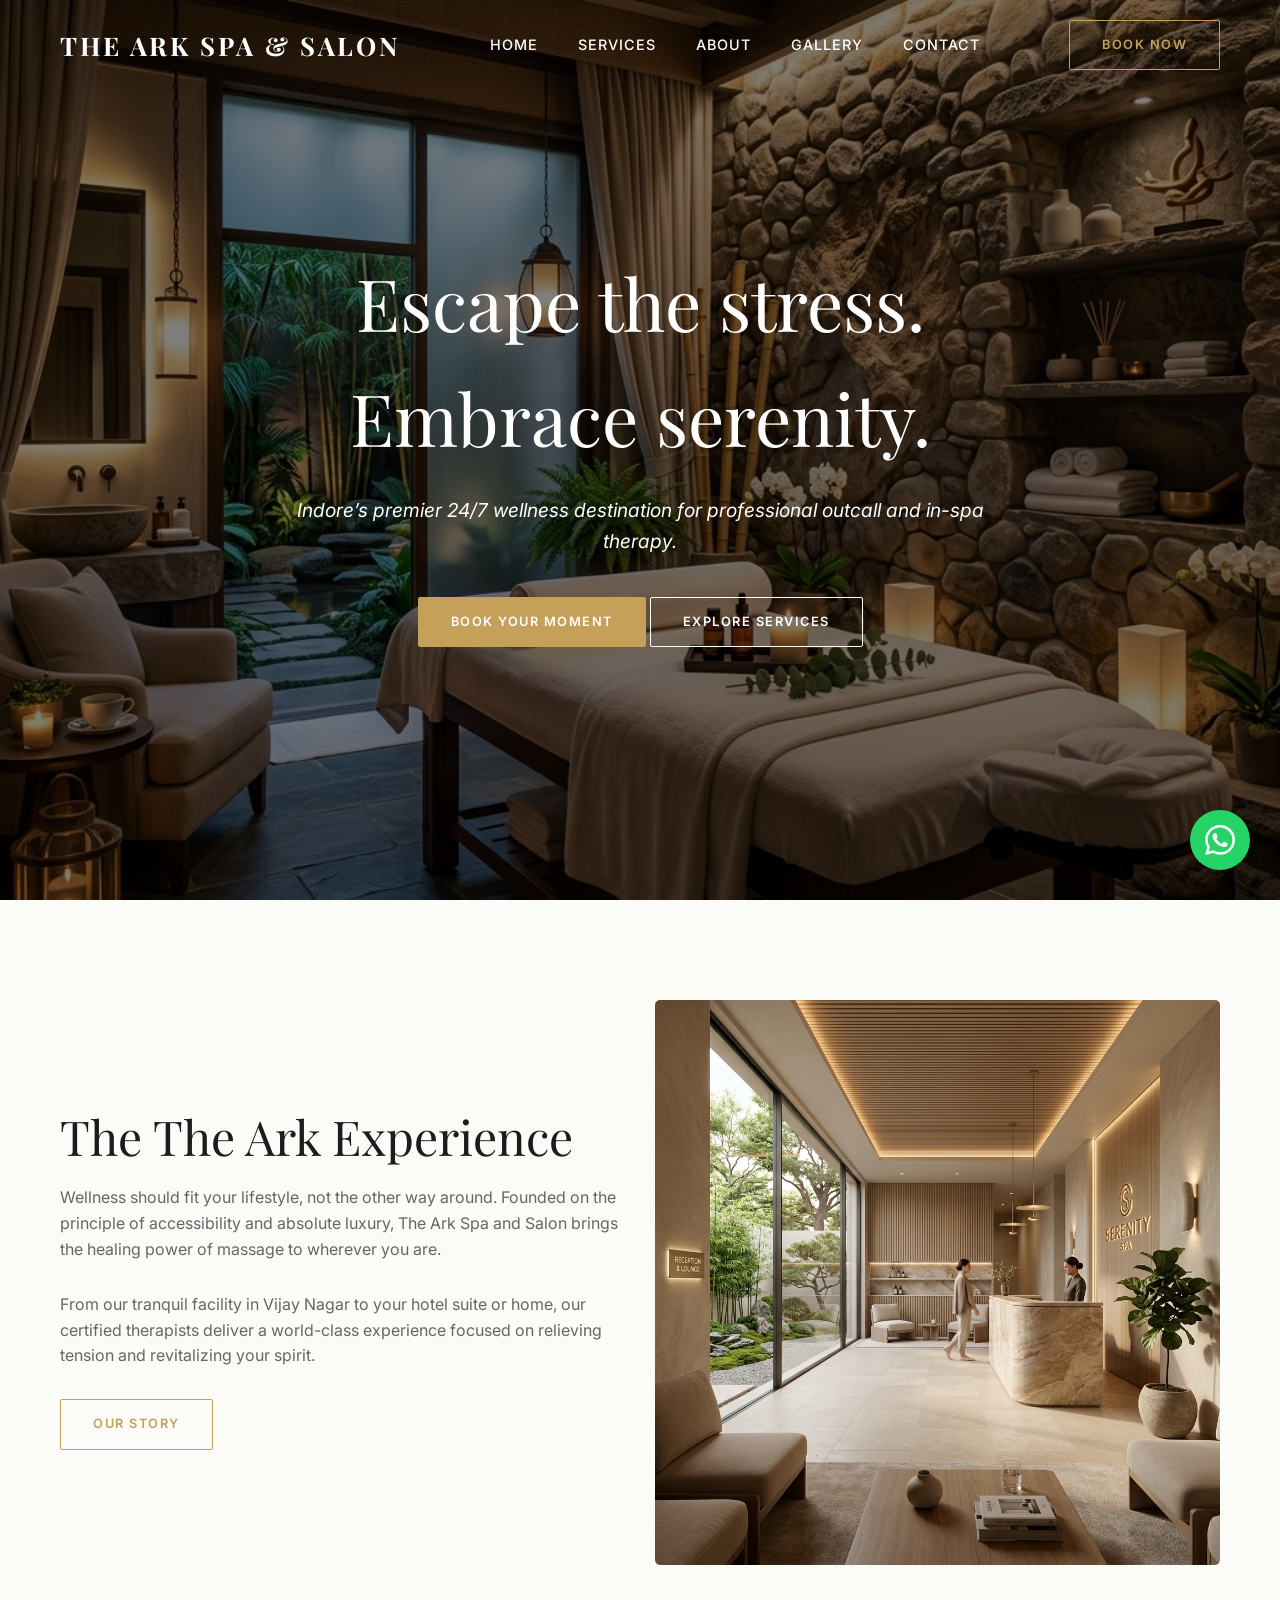
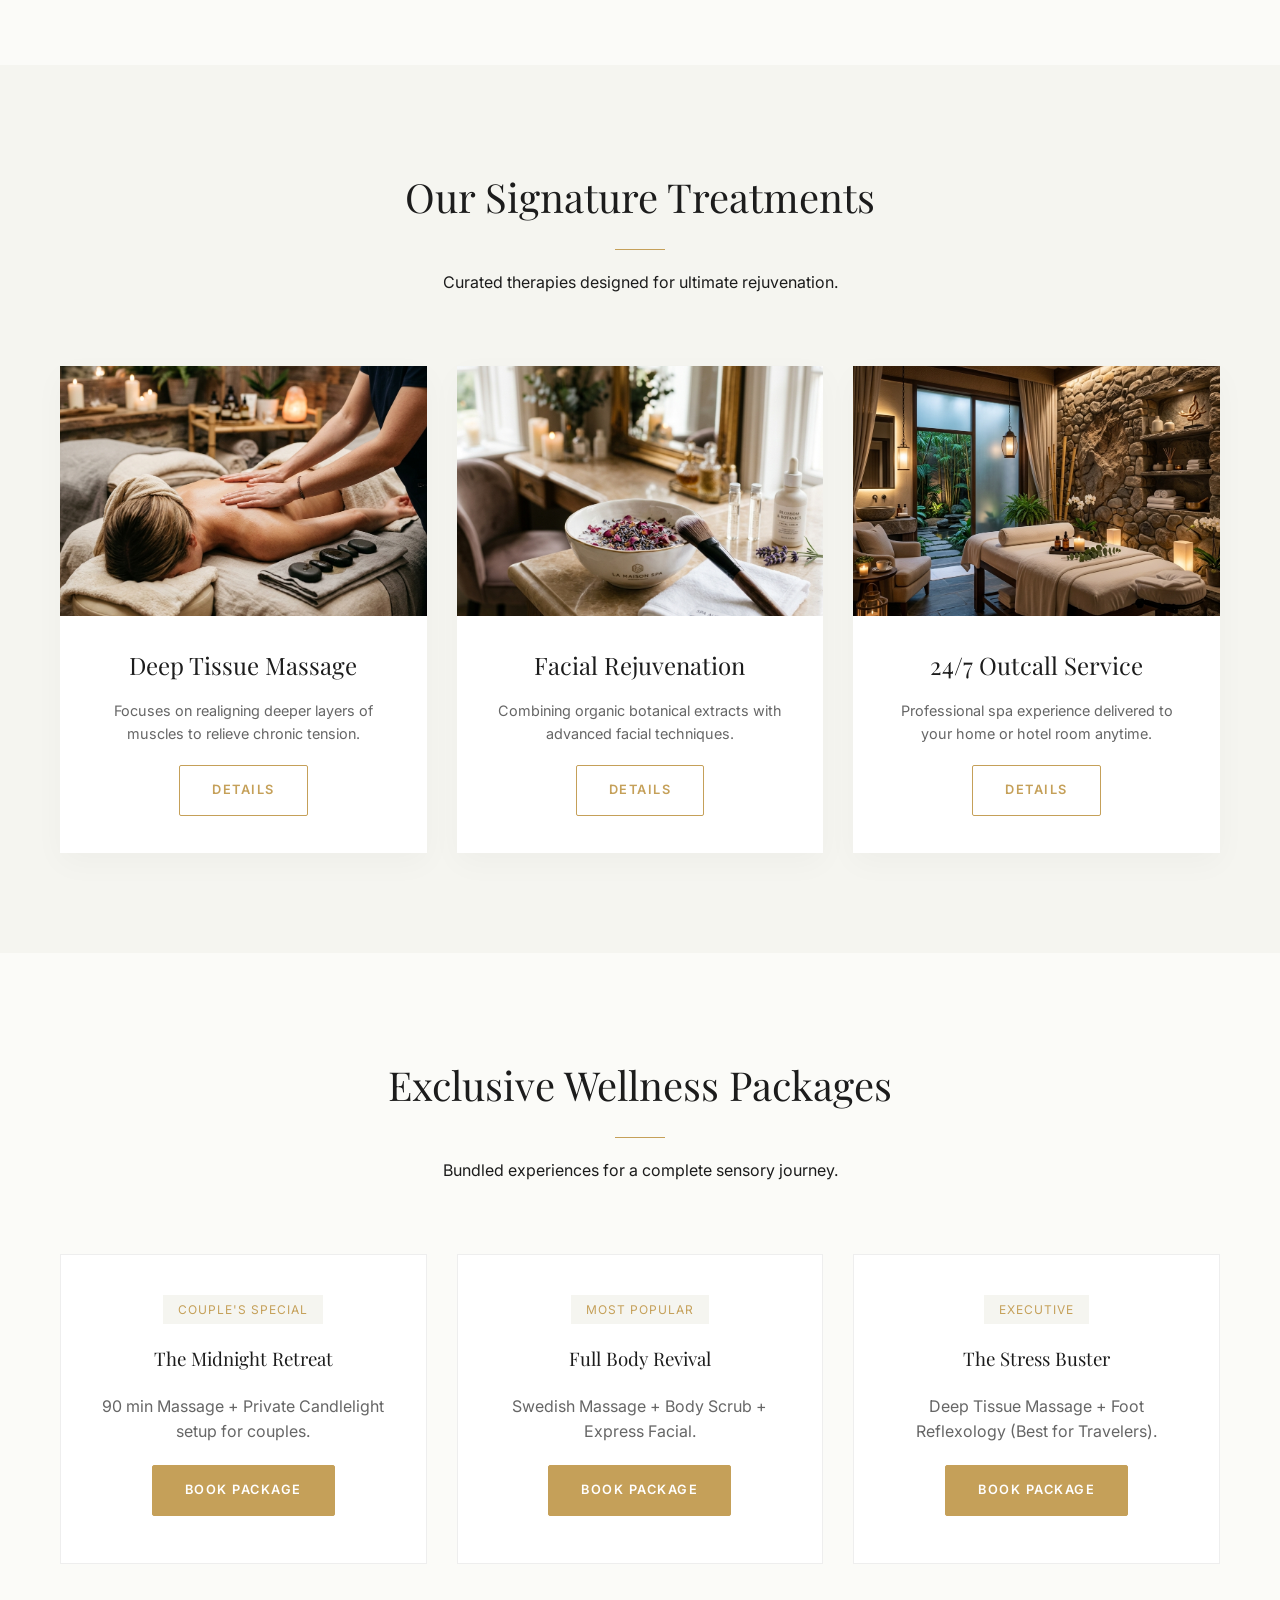
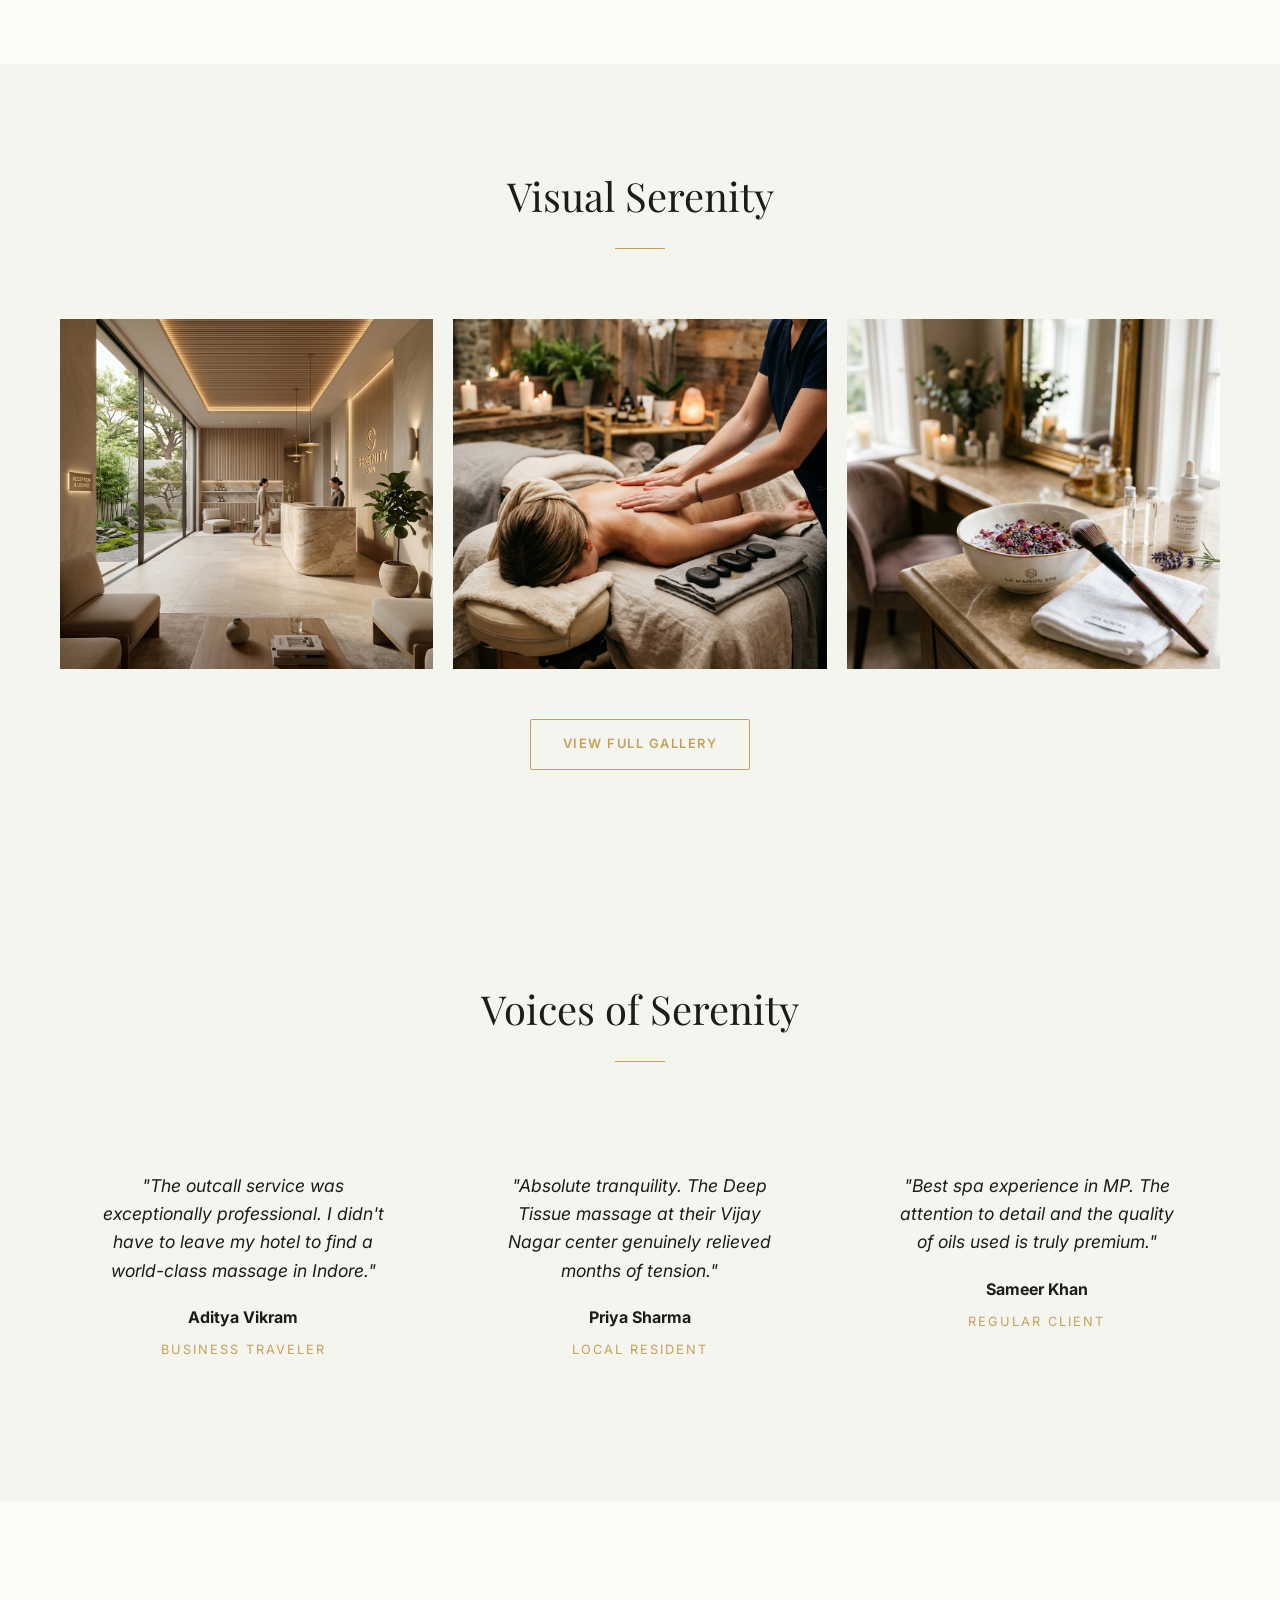
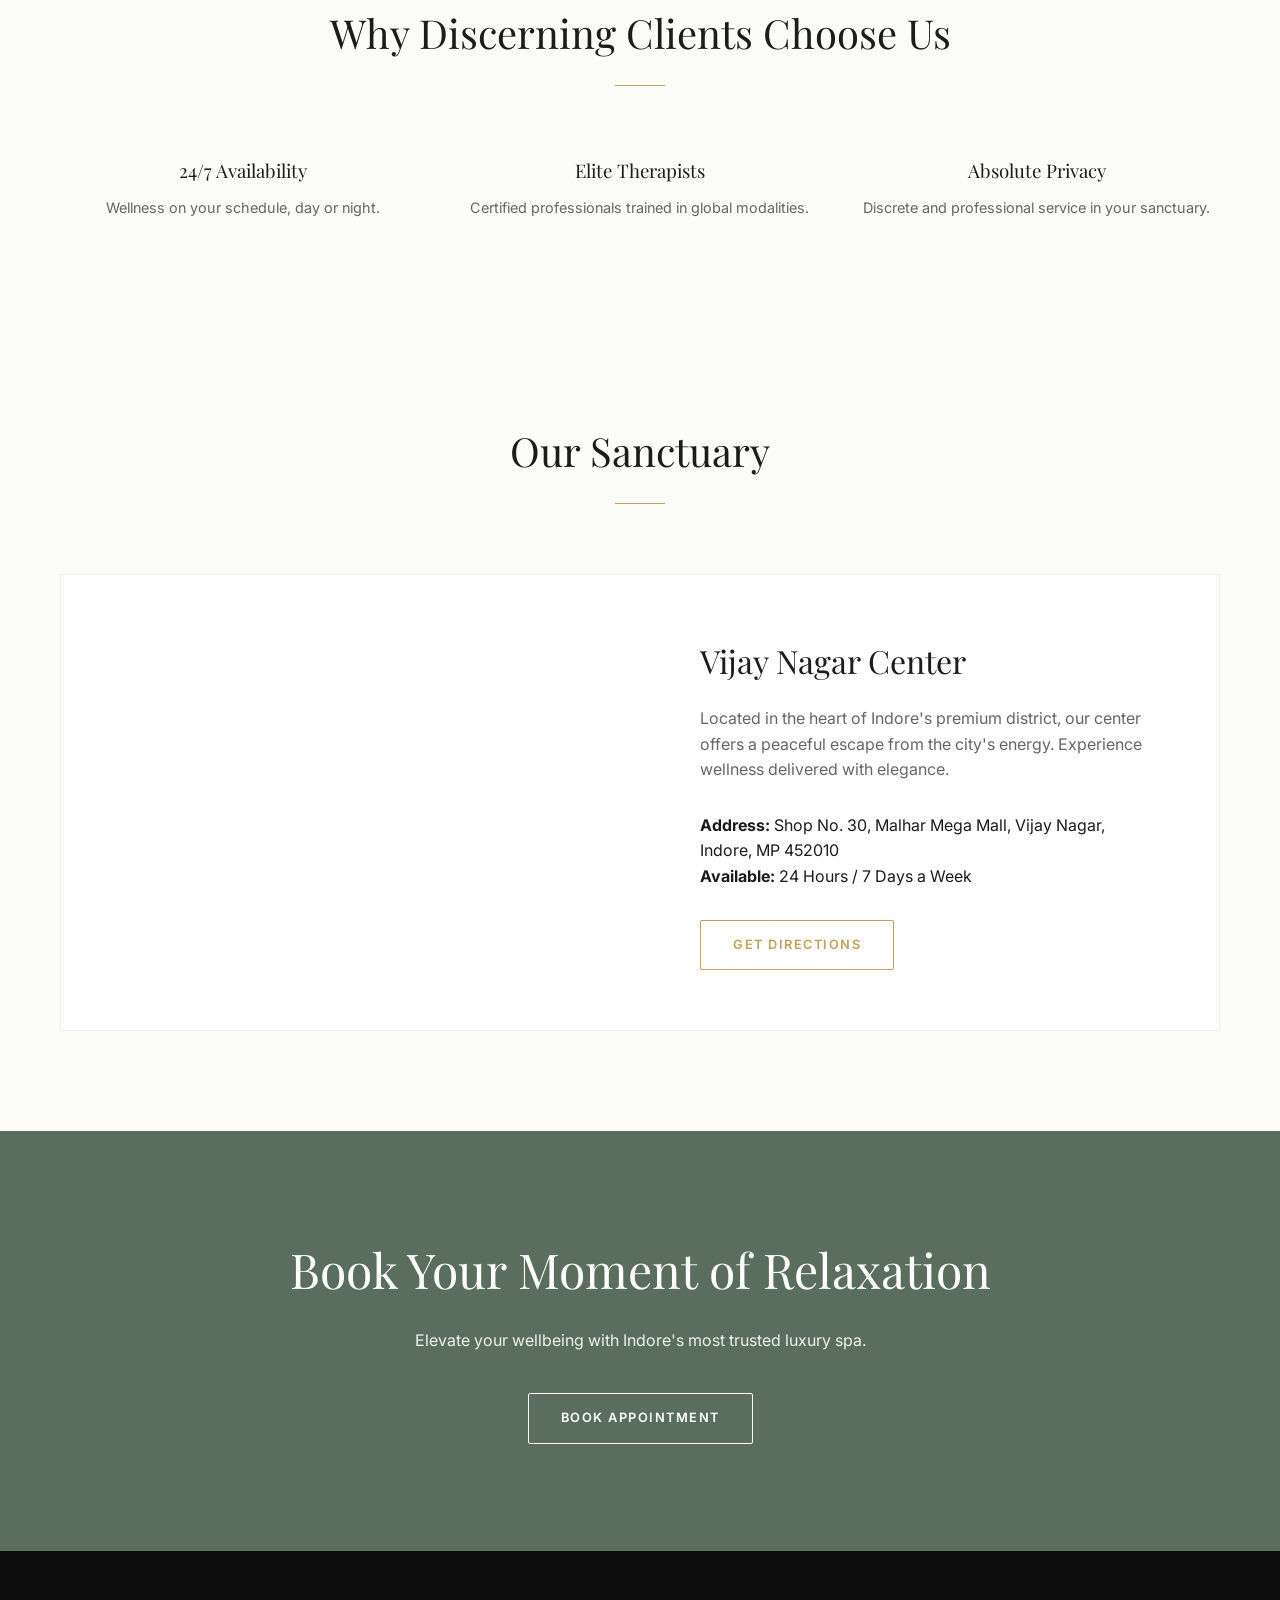
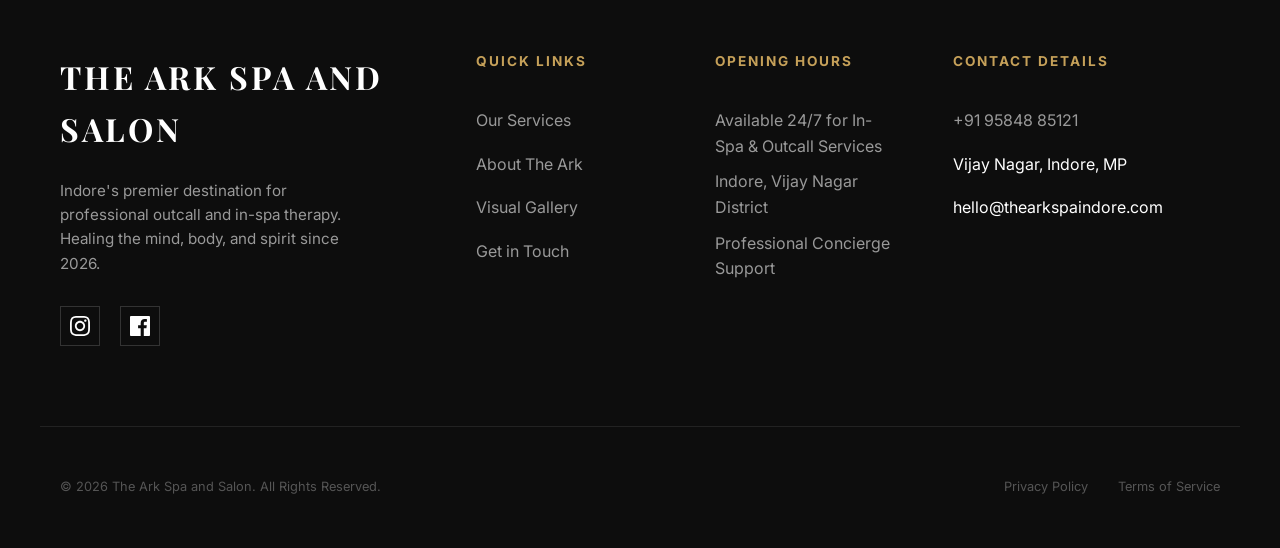
<file: index.html>
<!DOCTYPE html>
<html lang="en">

<head>
    <meta charset="UTF-8">
    <meta name="viewport" content="width=device-width, initial-scale=1.0">
    <title>The Ark Spa and Salon | Luxury Wellness & Outcall Massage Indore</title>
    <meta name="description"
        content="Indore's premier 24/7 luxury spa. Experience professional outcall massages and premium in-spa therapy for total rejuvenation.">
    <link rel="stylesheet" href="css/style.css">
</head>

<body>

    <!-- Floating WhatsApp -->
    <a href="https://wa.me/919584885121" class="floating-whatsapp" target="_blank" aria-label="Chat on WhatsApp">
        <svg viewBox="0 0 24 24">
            <path
                d="M17.472 14.382c-.297-.149-1.758-.867-2.03-.967-.273-.099-.471-.148-.67.15-.197.297-.767.966-.94 1.164-.173.199-.347.223-.644.075-.297-.15-1.255-.463-2.39-1.475-.883-.788-1.48-1.761-1.653-2.059-.173-.297-.018-.458.13-.606.134-.133.298-.347.446-.52.149-.174.198-.298.298-.497.099-.198.05-.371-.025-.52-.075-.149-.669-1.612-.916-2.207-.242-.579-.487-.5-.669-.51-.173-.008-.371-.01-.57-.01-.198 0-.52.074-.792.372-.272.297-1.04 1.016-1.04 2.479 0 1.462 1.065 2.875 1.213 3.074.149.198 2.096 3.2 5.077 4.487.709.306 1.262.489 1.694.625.712.227 1.36.195 1.871.118.571-.085 1.758-.719 2.006-1.413.248-.694.248-1.289.173-1.413-.074-.124-.272-.198-.57-.347m-5.421 7.403h-.004a9.87 9.87 0 01-5.031-1.378l-.361-.214-3.741.982.998-3.648-.235-.374a9.86 9.86 0 01-1.51-5.26c.001-5.45 4.436-9.884 9.888-9.884 2.64 0 5.122 1.03 6.988 2.898a9.825 9.825 0 012.893 6.994c-.003 5.45-4.437 9.884-9.885 9.884m8.413-18.297A11.815 11.815 0 0012.05 0C5.495 0 .16 5.335.157 11.892c0 2.096.547 4.142 1.588 5.945L.057 24l6.305-1.654a11.882 11.882 0 005.683 1.448h.005c6.554 0 11.89-5.335 11.893-11.893a11.821 11.821 0 00-3.48-8.413Z" />
        </svg>
    </a>

    <!-- Navigation -->
    <nav>
        <div class="container flex">
            <a href="index.html" class="logo serif">The Ark Spa & Salon</a>
            <ul class="nav-links flex">
                <li><a href="index.html">Home</a></li>
                <li><a href="services.html">Services</a></li>
                <li><a href="about.html">About</a></li>
                <li><a href="gallery.html">Gallery</a></li>
                <li><a href="contact.html">Contact</a></li>
            </ul>
            <div class="menu-toggle">
                <span></span>
                <span></span>
                <span></span>
            </div>
            <a href="booking.html" class="btn btn-outline">Book Now</a>
        </div>
    </nav>

    <!-- Hero Section -->
    <header class="hero">
        <div class="container hero-content">
            <h1>Escape the stress. <br>Embrace serenity.</h1>
            <p>Indore’s premier 24/7 wellness destination for professional outcall and in-spa therapy.</p>
            <div class="btn-group">
                <a href="booking.html" class="btn btn-primary">Book Your Moment</a>
                <a href="services.html" class="btn btn-outline" style="color: white; border-color: white;">Explore
                    Services</a>
            </div>
        </div>
    </header>

    <!-- Experience Section (Story) -->
    <section class="section">
        <div class="container experience-grid grid">
            <div class="exp-text">
                <h2 class="serif">The The Ark Experience</h2>
                <p>Wellness should fit your lifestyle, not the other way around. Founded on the principle of
                    accessibility and absolute luxury, The Ark Spa and Salon brings the healing power of massage to
                    wherever you are.</p>
                <p>From our tranquil facility in Vijay Nagar to your hotel suite or home, our certified therapists
                    deliver a world-class experience focused on relieving tension and revitalizing your spirit.</p>
                <a href="about.html" class="btn btn-outline">Our Story</a>
            </div>
            <div class="exp-image">
                <img src="assets/images/interior.png" alt="Luxury Spa Interior">
            </div>
        </div>
    </section>

    <!-- Services Preview -->
    <section class="section bg-secondary">
        <div class="container">
            <div class="section-title">
                <h2 class="serif">Our Signature Treatments</h2>
                <div></div>
                <p>Curated therapies designed for ultimate rejuvenation.</p>
            </div>
            <div class="services-grid grid">
                <div class="service-card">
                    <div class="service-img">
                        <img src="assets/images/massage.png" alt="Deep Tissue Massage">
                    </div>
                    <div class="service-info">
                        <h3 class="serif">Deep Tissue Massage</h3>
                        <p>Focuses on realigning deeper layers of muscles to relieve chronic tension.</p>
                        <a href="services.html" class="btn btn-outline">Details</a>
                    </div>
                </div>
                <div class="service-card">
                    <div class="service-img">
                        <img src="assets/images/facial.png" alt="Aromatherapy Healing">
                    </div>
                    <div class="service-info">
                        <h3 class="serif">Facial Rejuvenation</h3>
                        <p>Combining organic botanical extracts with advanced facial techniques.</p>
                        <a href="services.html" class="btn btn-outline">Details</a>
                    </div>
                </div>
                <div class="service-card">
                    <div class="service-img">
                        <img src="assets/images/hero.png" alt="Outcall Service">
                    </div>
                    <div class="service-info">
                        <h3 class="serif">24/7 Outcall Service</h3>
                        <p>Professional spa experience delivered to your home or hotel room anytime.</p>
                        <a href="services.html" class="btn btn-outline">Details</a>
                    </div>
                </div>
            </div>
        </div>
    </section>

    <!-- Exclusive Packages -->
    <section class="section">
        <div class="container">
            <div class="section-title">
                <h2 class="serif">Exclusive Wellness Packages</h2>
                <div></div>
                <p>Bundled experiences for a complete sensory journey.</p>
            </div>
            <div class="package-grid grid">
                <div class="package-card">
                    <span class="package-badge">Couple's Special</span>
                    <h3 class="serif">The Midnight Retreat</h3>
                    <p style="margin: 20px 0; color: var(--text-muted);">90 min Massage + Private Candlelight setup for
                        couples.</p>
                    <a href="booking.html" class="btn btn-primary">Book Package</a>
                </div>
                <div class="package-card">
                    <span class="package-badge">Most Popular</span>
                    <h3 class="serif">Full Body Revival</h3>
                    <p style="margin: 20px 0; color: var(--text-muted);">Swedish Massage + Body Scrub + Express Facial.
                    </p>
                    <a href="booking.html" class="btn btn-primary">Book Package</a>
                </div>
                <div class="package-card">
                    <span class="package-badge">Executive</span>
                    <h3 class="serif">The Stress Buster</h3>
                    <p style="margin: 20px 0; color: var(--text-muted);">Deep Tissue Massage + Foot Reflexology (Best
                        for Travelers).</p>
                    <a href="booking.html" class="btn btn-primary">Book Package</a>
                </div>
            </div>
        </div>
    </section>

    <!-- Gallery Preview -->
    <section class="section bg-secondary">
        <div class="container">
            <div class="section-title">
                <h2 class="serif">Visual Serenity</h2>
                <div></div>
            </div>
            <div class="gallery-preview-grid grid">
                <div class="gp-item"><img src="assets/images/interior.png" alt="Spa Ambiance"></div>
                <div class="gp-item"><img src="assets/images/massage.png" alt="Healing Therapy"></div>
                <div class="gp-item"><img src="assets/images/facial.png" alt="Beauty Lounge"></div>
            </div>
            <div style="text-align: center; margin-top: 50px;">
                <a href="gallery.html" class="btn btn-outline">View Full Gallery</a>
            </div>
        </div>
    </section>

    <!-- Client Testimonials -->
    <section class="section bg-secondary">
        <div class="container">
            <div class="section-title">
                <h2 class="serif">Voices of Serenity</h2>
                <div></div>
            </div>
            <div class="testimonials-grid grid">
                <div class="testimonial-card">
                    <p>"The outcall service was exceptionally professional. I didn't have to leave my hotel to find a
                        world-class massage in Indore."</p>
                    <div class="client-info">
                        <strong>Aditya Vikram</strong>
                        <span>Business Traveler</span>
                    </div>
                </div>
                <div class="testimonial-card">
                    <p>"Absolute tranquility. The Deep Tissue massage at their Vijay Nagar center genuinely relieved
                        months of tension."</p>
                    <div class="client-info">
                        <strong>Priya Sharma</strong>
                        <span>Local Resident</span>
                    </div>
                </div>
                <div class="testimonial-card">
                    <p>"Best spa experience in MP. The attention to detail and the quality of oils used is truly
                        premium."</p>
                    <div class="client-info">
                        <strong>Sameer Khan</strong>
                        <span>Regular Client</span>
                    </div>
                </div>
            </div>
        </div>
    </section>

    <!-- Why Choose Us -->
    <section class="section">
        <div class="container" style="text-align: center;">
            <div class="section-title">
                <h2 class="serif">Why Discerning Clients Choose Us</h2>
                <div></div>
            </div>
            <div class="grid" style="grid-template-columns: repeat(auto-fit, minmax(250px, 1fr));">
                <div class="usp-item">
                    <h3 class="serif" style="margin-bottom: 10px;">24/7 Availability</h3>
                    <p style="color: var(--text-muted); font-size: 0.9rem;">Wellness on your schedule, day or night.</p>
                </div>
                <div class="usp-item">
                    <h3 class="serif" style="margin-bottom: 10px;">Elite Therapists</h3>
                    <p style="color: var(--text-muted); font-size: 0.9rem;">Certified professionals trained in global
                        modalities.</p>
                </div>
                <div class="usp-item">
                    <h3 class="serif" style="margin-bottom: 10px;">Absolute Privacy</h3>
                    <p style="color: var(--text-muted); font-size: 0.9rem;">Discrete and professional service in your
                        sanctuary.</p>
                </div>
            </div>
        </div>
    </section>

    <!-- Our Sanctuary (Location) -->
    <section class="section">
        <div class="container">
            <div class="section-title">
                <h2 class="serif">Our Sanctuary</h2>
                <div></div>
            </div>
            <div class="location-section">
                <div class="map-wrapper">
                    <iframe
                        src="https://www.google.com/maps/embed?pb=!1m18!1m12!1m3!1d3680.0!2d75.89!3d22.75!2m3!1f0!2f0!3f0!3m2!1i1024!2i768!4f13.1!3m3!1m2!1s0x3962fd0000000001%3A0x0000000000000000!2sThe%20Ark%20Spa%20and%20Salon!5e0!3m2!1sen!2sin!4v1713430000000!5m2!1sen!2sin"
                        allowfullscreen="" loading="lazy"></iframe>
                </div>
                <div class="loc-info">
                    <h3 class="serif" style="font-size: 2rem; margin-bottom: 20px;">Vijay Nagar Center</h3>
                    <p style="color: var(--text-muted); margin-bottom: 30px;">Located in the heart of Indore's premium
                        district, our center offers a peaceful escape from the city's energy. Experience wellness
                        delivered with elegance.</p>
                    <p><strong>Address:</strong> Shop No. 30, Malhar Mega Mall, Vijay Nagar, Indore, MP 452010</p>
                    <p><strong>Available:</strong> 24 Hours / 7 Days a Week</p>
                    <a href="https://wa.me/919584885121" class="btn btn-outline"
                        style="margin-top: 30px; align-self: flex-start;">Get Directions</a>
                </div>
            </div>
        </div>
    </section>

    <!-- Strong CTA Section -->
    <section class="section cta-section">
        <div class="container">
            <h2 class="serif">Book Your Moment of Relaxation</h2>
            <p>Elevate your wellbeing with Indore's most trusted luxury spa.</p>
            <a href="booking.html" class="btn">Book Appointment</a>
        </div>
    </section>


    <!-- Footer -->
    <footer>
        <div class="container footer-grid grid">
            <div class="footer-brand">
                <a href="index.html" class="logo serif">The Ark Spa and Salon</a>
                <p>Indore's premier destination for professional outcall and in-spa therapy. Healing the mind, body, and
                    spirit since 2026.</p>
                <div class="social-links">
                    <a href="#" class="social-icon" aria-label="Instagram">
                        <svg viewBox="0 0 24 24">
                            <path
                                d="M12 2.163c3.204 0 3.584.012 4.85.07 3.252.148 4.771 1.691 4.919 4.919.058 1.265.069 1.645.069 4.849 0 3.205-.012 3.584-.069 4.849-.149 3.225-1.664 4.771-4.919 4.919-1.266.058-1.644.07-4.85.07-3.204 0-3.584-.012-4.849-.07-3.26-.149-4.771-1.699-4.919-4.92-.058-1.265-.07-1.644-.07-4.849 0-3.204.013-3.583.07-4.849.149-3.227 1.664-4.771 4.919-4.919 1.266-.057 1.645-.069 4.849-.069zm0-2.163c-3.259 0-3.667.014-4.947.072-4.358.2-6.78 2.618-6.98 6.98-.059 1.281-.073 1.689-.073 4.948 0 3.259.014 3.668.072 4.948.2 4.358 2.618 6.78 6.98 6.98 1.281.058 1.689.072 4.948.072 3.259 0 3.668-.014 4.948-.072 4.354-.2 6.782-2.618 6.979-6.98.059-1.28.073-1.689.073-4.948 0-3.259-.014-3.667-.072-4.947-.196-4.354-2.617-6.78-6.979-6.98-1.281-.059-1.69-.073-4.949-.073zm0 5.838c-3.403 0-6.162 2.759-6.162 6.162s2.759 6.163 6.162 6.163 6.162-2.759 6.162-6.163c0-3.403-2.759-6.162-6.162-6.162zm0 10.162c-2.209 0-4-1.79-4-4 0-2.209 1.791-4 4-4s4 1.791 4 4c0 2.21-1.791 4-4 4zm6.406-11.845c-.796 0-1.441.645-1.441 1.44s.645 1.44 1.441 1.44c.795 0 1.439-.645 1.439-1.44s-.644-1.44-1.439-1.44z" />
                        </svg>
                    </a>
                    <a href="#" class="social-icon" aria-label="Facebook">
                        <svg viewBox="0 0 24 24">
                            <path
                                d="M22.675 0h-21.35c-.732 0-1.325.593-1.325 1.325v21.351c0 .731.593 1.324 1.325 1.324h11.495v-9.294h-3.128v-3.622h3.128v-2.671c0-3.1 1.893-4.788 4.659-4.788 1.325 0 2.463.099 2.795.143v3.24l-1.918.001c-1.504 0-1.795.715-1.795 1.763v2.313h3.587l-.467 3.622h-3.12v9.293h6.116c.73 0 1.323-.593 1.323-1.325v-21.35c0-.732-.593-1.325-1.325-1.325z" />
                        </svg>
                    </a>
                </div>
            </div>
            <div class="footer-col">
                <h4>Quick Links</h4>
                <ul>
                    <li><a href="services.html">Our Services</a></li>
                    <li><a href="about.html">About The Ark</a></li>
                    <li><a href="gallery.html">Visual Gallery</a></li>
                    <li><a href="contact.html">Get in Touch</a></li>
                </ul>
            </div>
            <div class="footer-col footer-hours">
                <h4>Opening Hours</h4>
                <p>Available 24/7 for In-Spa & Outcall Services</p>
                <p>Indore, Vijay Nagar District</p>
                <p>Professional Concierge Support</p>
            </div>
            <div class="footer-col">
                <h4>Contact Details</h4>
                <ul>
                    <li><a href="https://wa.me/919584885121">+91 95848 85121</a></li>
                    <li>Vijay Nagar, Indore, MP</li>
                    <li>hello@thearkspaindore.com</li>
                </ul>
            </div>
        </div>
        <div class="footer-bottom container">
            <p>&copy; 2026 The Ark Spa and Salon. All Rights Reserved.</p>
            <div class="footer-bottom-links">
                <a href="#">Privacy Policy</a>
                <a href="#">Terms of Service</a>
            </div>
        </div>
    </footer>

    <script src="js/main.js"></script>
</body>

</html>
</file>
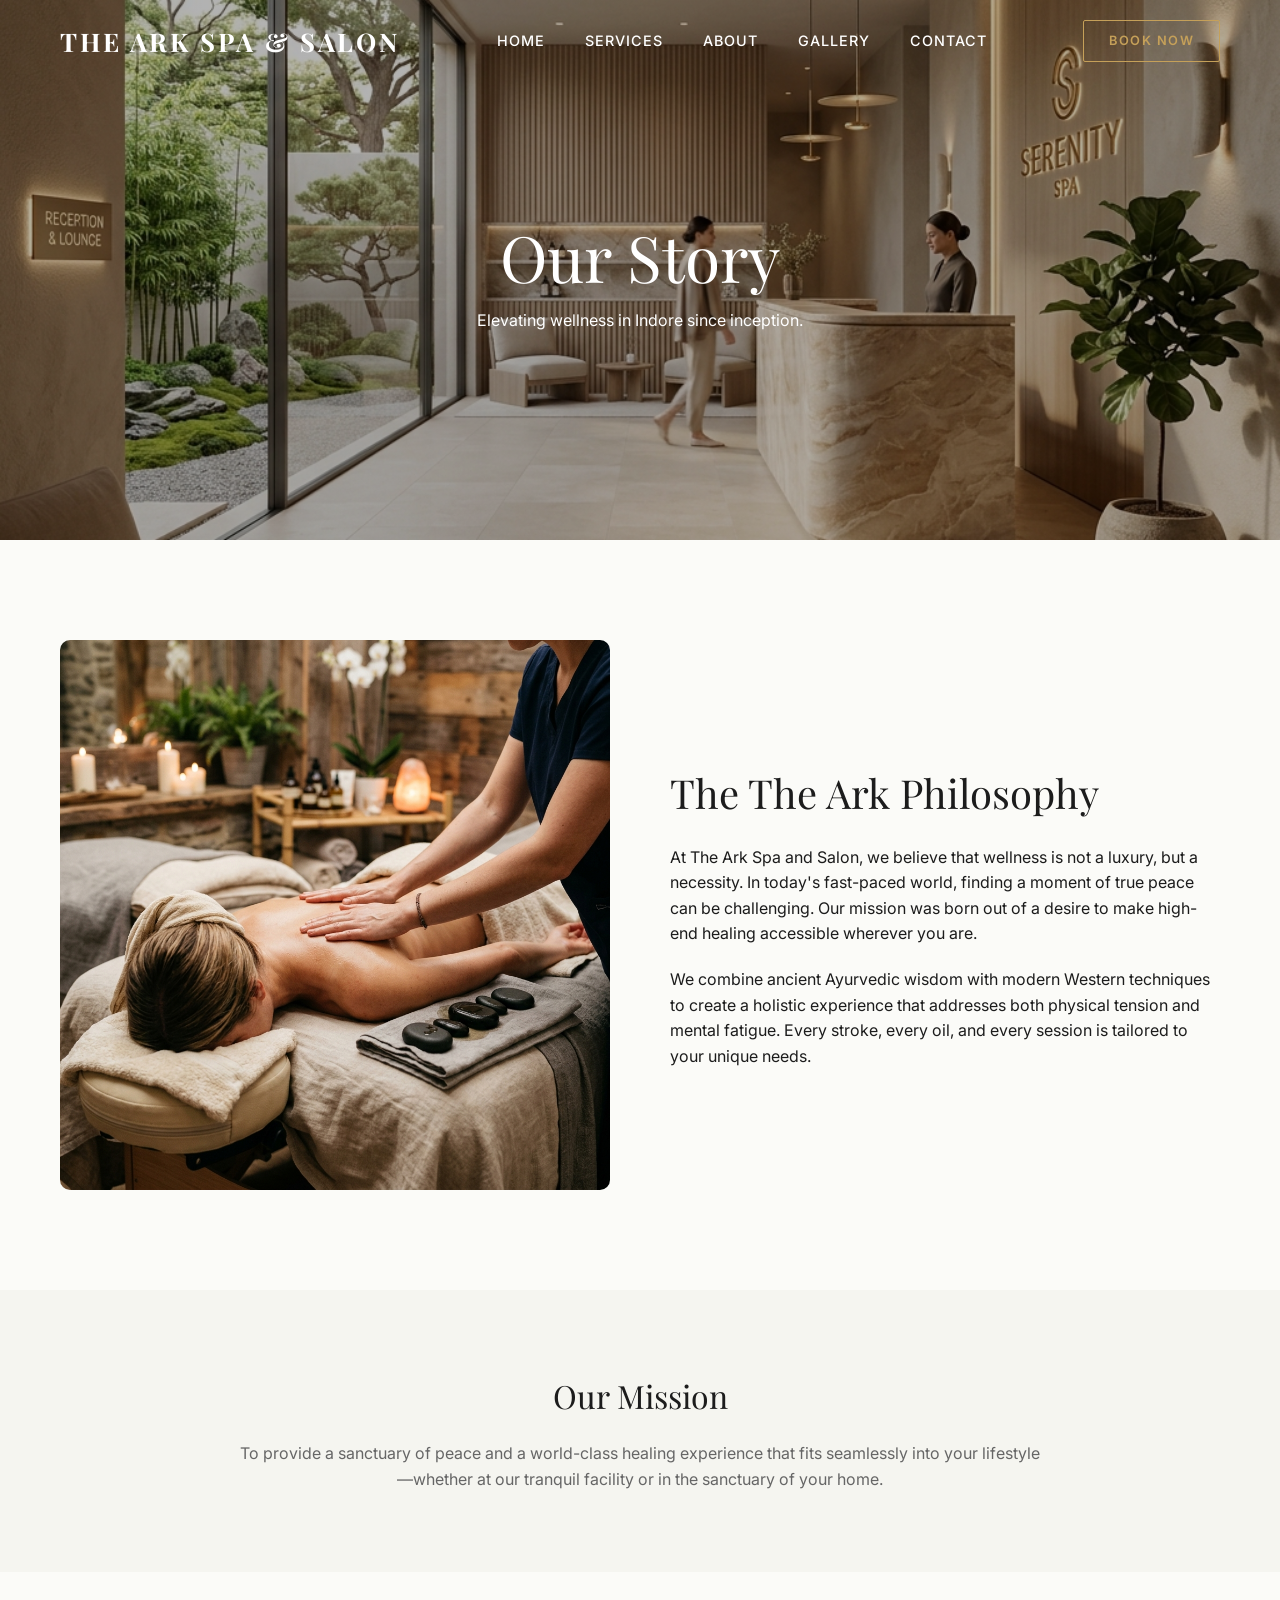
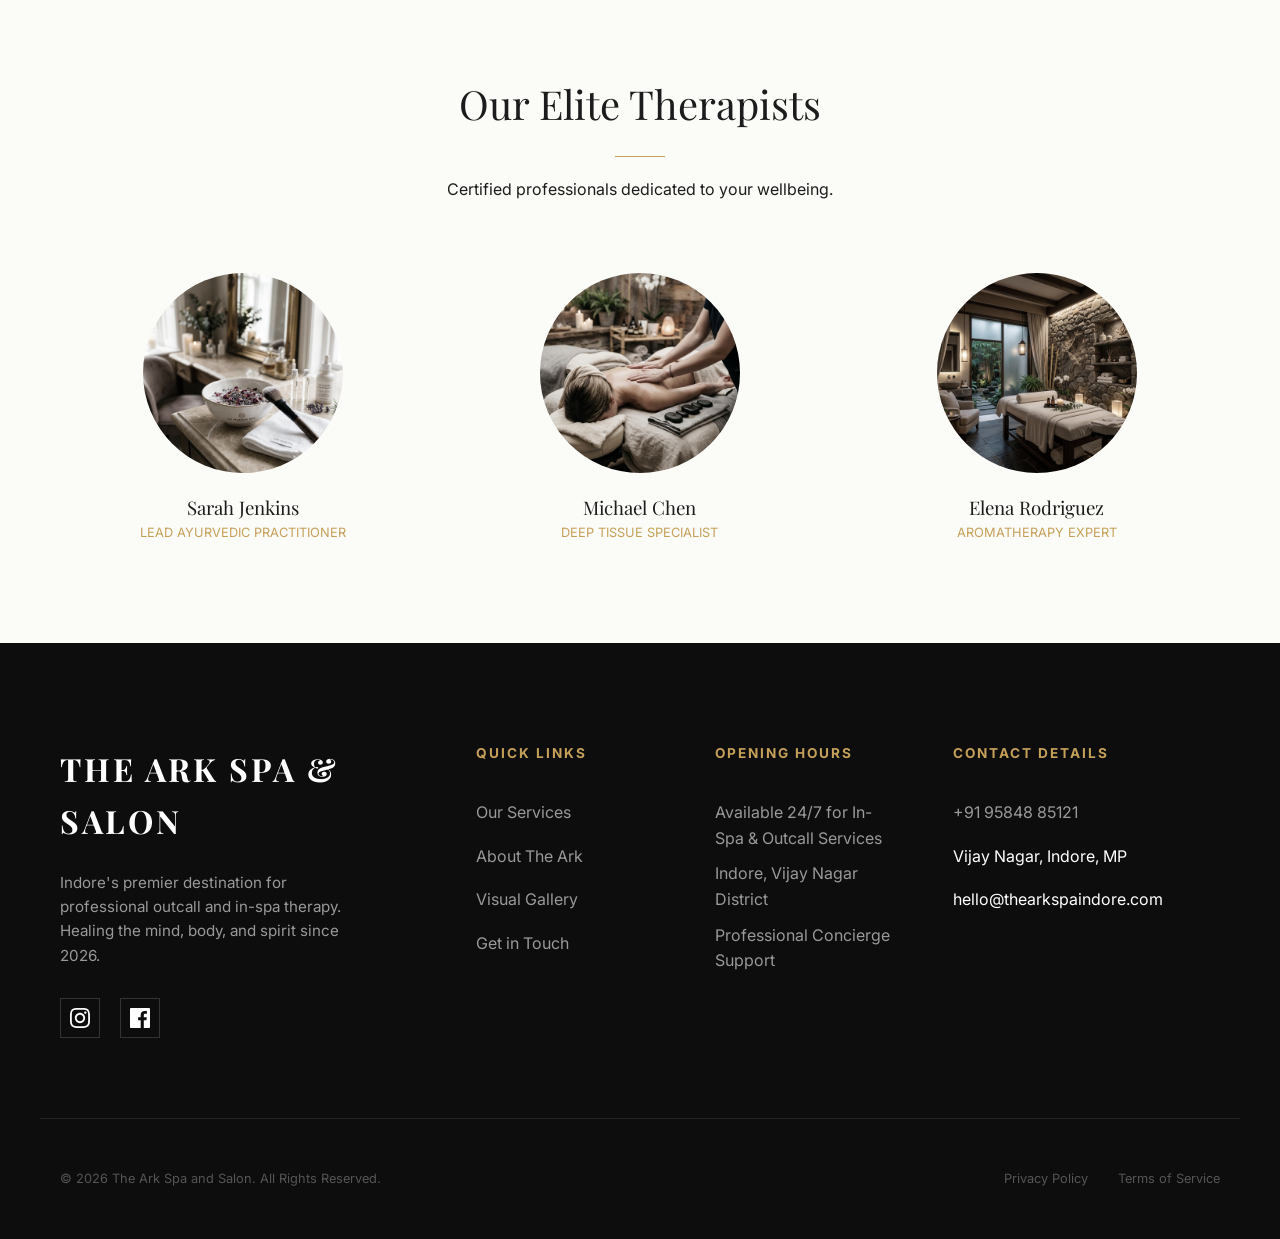
<file: about.html>
<!DOCTYPE html>
<html lang="en">

<head>
    <meta charset="UTF-8">
    <meta name="viewport" content="width=device-width, initial-scale=1.0">
    <title>About Us | The Ark Spa and Salon History & Philosophy</title>
    <link rel="stylesheet" href="css/style.css">
    <style>
        .about-hero {
            height: 60vh;
            background: linear-gradient(rgba(0, 0, 0, 0.3), rgba(0, 0, 0, 0.3)), url('assets/images/interior.png');
            background-size: cover;
            background-position: center;
            display: flex;
            align-items: center;
            justify-content: center;
            color: white;
            text-align: center;
        }

        .mission-section {
            background: var(--bg-secondary);
            padding: 80px 0;
            text-align: center;
        }

        .philosophy-grid {
            grid-template-columns: 1fr 1fr;
            gap: 60px;
            align-items: center;
        }

        .therapist-grid {
            grid-template-columns: repeat(auto-fit, minmax(250px, 1fr));
            margin-top: 50px;
        }

        .therapist-card {
            text-align: center;
        }

        .therapist-card img {
            width: 200px;
            height: 200px;
            border-radius: 50%;
            object-fit: cover;
            margin: 0 auto 20px;
            filter: grayscale(0.5);
            transition: var(--transition-mid);
        }

        .therapist-card:hover img {
            filter: grayscale(0);
        }

        @media (max-width: 768px) {
            .philosophy-grid {
                grid-template-columns: 1fr;
                gap: 30px;
            }

            .about-hero {
                height: 40vh;
            }

            .about-hero h1 {
                font-size: 2.5rem !important;
            }
        }
    </style>
</head>

<body>

    <nav>
        <div class="container flex">
            <a href="index.html" class="logo serif">The Ark Spa & Salon</a>
            <ul class="nav-links flex">
                <li><a href="index.html">Home</a></li>
                <li><a href="services.html">Services</a></li>
                <li><a href="about.html">About</a></li>
                <li><a href="gallery.html">Gallery</a></li>
                <li><a href="contact.html">Contact</a></li>
            </ul>
            <div class="menu-toggle">
                <span></span>
                <span></span>
                <span></span>
            </div>
            <a href="booking.html" class="btn btn-outline" style="padding: 10px 25px;">Book Now</a>
        </div>
    </nav>

    <header class="about-hero">
        <div class="container">
            <h1 class="serif" style="font-size: 4rem;">Our Story</h1>
            <p>Elevating wellness in Indore since inception.</p>
        </div>
    </header>

    <section class="section">
        <div class="container philosophy-grid grid">
            <div class="phil-image">
                <img src="assets/images/massage.png" alt="Healing Atmosphere" style="border-radius: 10px;">
            </div>
            <div class="phil-text">
                <h2 class="serif" style="font-size: 2.5rem; margin-bottom: 20px;">The The Ark Philosophy</h2>
                <p style="margin-bottom: 20px;">At The Ark Spa and Salon, we believe that wellness is not a luxury, but
                    a necessity. In today's fast-paced world, finding a moment of true peace can be challenging. Our
                    mission was born out of a desire to make high-end healing accessible wherever you are.</p>
                <p>We combine ancient Ayurvedic wisdom with modern Western techniques to create a holistic experience
                    that addresses both physical tension and mental fatigue. Every stroke, every oil, and every session
                    is tailored to your unique needs.</p>
            </div>
        </div>
    </section>

    <section class="mission-section">
        <div class="container">
            <h2 class="serif" style="font-size: 2rem; margin-bottom: 20px;">Our Mission</h2>
            <p style="max-width: 800px; margin: 0 auto; color: var(--text-muted);">To provide a sanctuary of peace and a
                world-class healing experience that fits seamlessly into your lifestyle—whether at our tranquil facility
                or in the sanctuary of your home.</p>
        </div>
    </section>

    <section class="section">
        <div class="container">
            <div class="section-title">
                <h2 class="serif">Our Elite Therapists</h2>
                <div></div>
                <p>Certified professionals dedicated to your wellbeing.</p>
            </div>
            <div class="therapist-grid grid">
                <!-- We use the same interior image or generic ones if we don't have therapist shots -->
                <div class="therapist-card">
                    <img src="assets/images/facial.png" alt="Lead Therapist">
                    <h3 class="serif">Sarah Jenkins</h3>
                    <p style="color: var(--accent-gold); font-size: 0.8rem; text-transform: uppercase;">Lead Ayurvedic
                        Practitioner</p>
                </div>
                <div class="therapist-card">
                    <img src="assets/images/massage.png" alt="Therapist">
                    <h3 class="serif">Michael Chen</h3>
                    <p style="color: var(--accent-gold); font-size: 0.8rem; text-transform: uppercase;">Deep Tissue
                        Specialist</p>
                </div>
                <div class="therapist-card">
                    <img src="assets/images/hero.png" alt="Therapist">
                    <h3 class="serif">Elena Rodriguez</h3>
                    <p style="color: var(--accent-gold); font-size: 0.8rem; text-transform: uppercase;">Aromatherapy
                        Expert</p>
                </div>
            </div>
        </div>
    </section>

    <!-- Footer -->
    <footer>
        <div class="container footer-grid grid">
            <div class="footer-brand">
                <a href="index.html" class="logo serif">The Ark Spa & Salon</a>
                <p>Indore's premier destination for professional outcall and in-spa therapy. Healing the mind, body, and
                    spirit since 2026.</p>
                <div class="social-links">
                    <a href="#" class="social-icon" aria-label="Instagram">
                        <svg viewBox="0 0 24 24">
                            <path
                                d="M12 2.163c3.204 0 3.584.012 4.85.07 3.252.148 4.771 1.691 4.919 4.919.058 1.265.069 1.645.069 4.849 0 3.205-.012 3.584-.069 4.849-.149 3.225-1.664 4.771-4.919 4.919-1.266.058-1.644.07-4.85.07-3.204 0-3.584-.012-4.849-.07-3.26-.149-4.771-1.699-4.919-4.92-.058-1.265-.07-1.644-.07-4.849 0-3.204.013-3.583.07-4.849.149-3.227 1.664-4.771 4.919-4.919 1.266-.057 1.645-.069 4.849-.069zm0-2.163c-3.259 0-3.667.014-4.947.072-4.358.2-6.78 2.618-6.98 6.98-.059 1.281-.073 1.689-.073 4.948 0 3.259.014 3.668.072 4.948.2 4.358 2.618 6.78 6.98 6.98 1.281.058 1.689.072 4.948.072 3.259 0 3.668-.014 4.948-.072 4.354-.2 6.782-2.618 6.979-6.98.059-1.28.073-1.689.073-4.948 0-3.259-.014-3.667-.072-4.947-.196-4.354-2.617-6.78-6.979-6.98-1.281-.059-1.69-.073-4.949-.073zm0 5.838c-3.403 0-6.162 2.759-6.162 6.162s2.759 6.163 6.162 6.163 6.162-2.759 6.162-6.163c0-3.403-2.759-6.162-6.162-6.162zm0 10.162c-2.209 0-4-1.79-4-4 0-2.209 1.791-4 4-4s4 1.791 4 4c0 2.21-1.791 4-4 4zm6.406-11.845c-.796 0-1.441.645-1.441 1.44s.645 1.44 1.441 1.44c.795 0 1.439-.645 1.439-1.44s-.644-1.44-1.439-1.44z" />
                        </svg>
                    </a>
                    <a href="#" class="social-icon" aria-label="Facebook">
                        <svg viewBox="0 0 24 24">
                            <path
                                d="M22.675 0h-21.35c-.732 0-1.325.593-1.325 1.325v21.351c0 .731.593 1.324 1.325 1.324h11.495v-9.294h-3.128v-3.622h3.128v-2.671c0-3.1 1.893-4.788 4.659-4.788 1.325 0 2.463.099 2.795.143v3.24l-1.918.001c-1.504 0-1.795.715-1.795 1.763v2.313h3.587l-.467 3.622h-3.12v9.293h6.116c.73 0 1.323-.593 1.323-1.325v-21.35c0-.732-.593-1.325-1.325-1.325z" />
                        </svg>
                    </a>
                </div>
            </div>
            <div class="footer-col">
                <h4>Quick Links</h4>
                <ul>
                    <li><a href="services.html">Our Services</a></li>
                    <li><a href="about.html">About The Ark</a></li>
                    <li><a href="gallery.html">Visual Gallery</a></li>
                    <li><a href="contact.html">Get in Touch</a></li>
                </ul>
            </div>
            <div class="footer-col footer-hours">
                <h4>Opening Hours</h4>
                <p>Available 24/7 for In-Spa & Outcall Services</p>
                <p>Indore, Vijay Nagar District</p>
                <p>Professional Concierge Support</p>
            </div>
            <div class="footer-col">
                <h4>Contact Details</h4>
                <ul>
                    <li><a href="https://wa.me/919584885121">+91 95848 85121</a></li>
                    <li>Vijay Nagar, Indore, MP</li>
                    <li>hello@thearkspaindore.com</li>
                </ul>
            </div>
        </div>
        <div class="footer-bottom container">
            <p>&copy; 2026 The Ark Spa and Salon. All Rights Reserved.</p>
            <div class="footer-bottom-links">
                <a href="#">Privacy Policy</a>
                <a href="#">Terms of Service</a>
            </div>
        </div>
    </footer>

    <script src="js/main.js"></script>
</body>

</html>
</file>
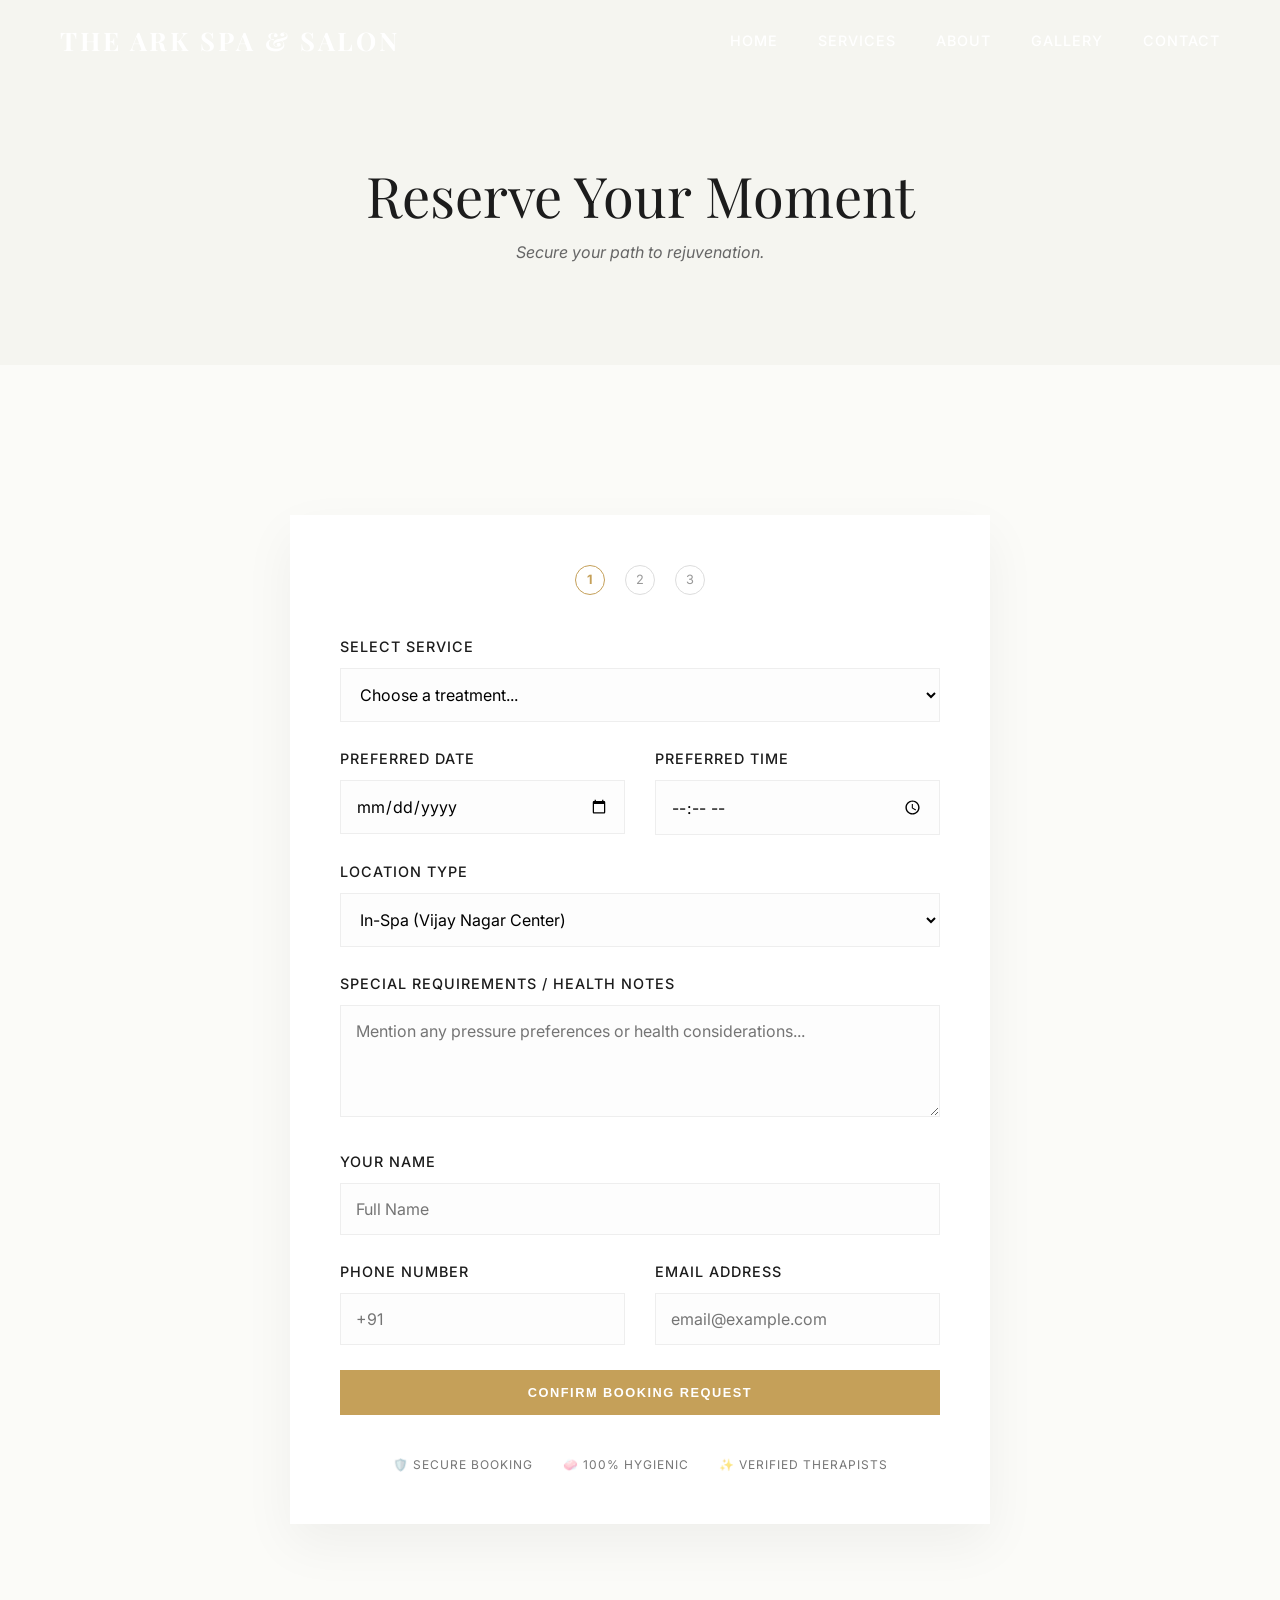
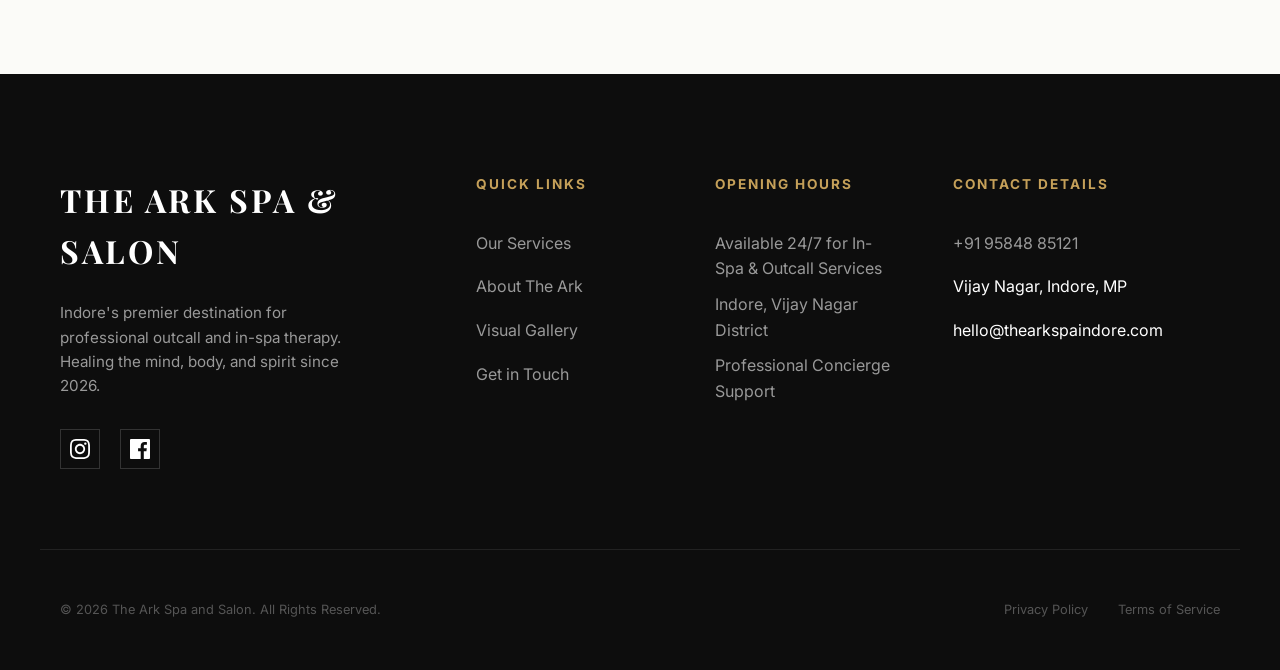
<file: booking.html>
<!DOCTYPE html>
<html lang="en">

<head>
    <meta charset="UTF-8">
    <meta name="viewport" content="width=device-width, initial-scale=1.0">
    <title>Book Your Session | The Ark Spa and Salon Luxury Booking</title>
    <link rel="stylesheet" href="css/style.css">
    <style>
        .booking-container {
            max-width: 700px;
            margin: 50px auto;
            background: white;
            padding: 50px;
            box-shadow: 0 20px 50px rgba(0, 0, 0, 0.05);
        }

        .form-group {
            margin-bottom: 25px;
        }

        .form-group label {
            display: block;
            margin-bottom: 10px;
            font-size: 0.9rem;
            text-transform: uppercase;
            letter-spacing: 1px;
            font-weight: 500;
        }

        .form-group input,
        .form-group select,
        .form-group textarea {
            width: 100%;
            padding: 15px;
            border: 1px solid #eee;
            background: #fdfdfd;
            font-family: inherit;
            font-size: 1rem;
            transition: var(--transition-mid);
        }

        .form-group input:focus,
        .form-group select:focus {
            outline: none;
            border-color: var(--accent-gold);
            background: white;
        }

        .step-indicator {
            display: flex;
            justify-content: center;
            gap: 20px;
            margin-bottom: 40px;
        }

        .step {
            width: 30px;
            height: 30px;
            border-radius: 50%;
            border: 1px solid #ddd;
            display: flex;
            align-items: center;
            justify-content: center;
            font-size: 0.8rem;
            color: #999;
        }

        .step.active {
            border-color: var(--accent-gold);
            color: var(--accent-gold);
            font-weight: 700;
        }

        .trust-badges {
            display: flex;
            justify-content: center;
            gap: 30px;
            margin-top: 40px;
            opacity: 0.6;
        }

        .badge {
            font-size: 0.75rem;
            text-transform: uppercase;
            letter-spacing: 1px;
            display: flex;
            align-items: center;
            gap: 5px;
        }
    </style>
</head>

<body>

    <nav>
        <div class="container flex">
            <a href="index.html" class="logo serif">The Ark Spa & Salon</a>
            <ul class="nav-links flex">
                <li><a href="index.html">Home</a></li>
                <li><a href="services.html">Services</a></li>
                <li><a href="about.html">About</a></li>
                <li><a href="gallery.html">Gallery</a></li>
                <li><a href="contact.html">Contact</a></li>
            </ul>
            <div class="menu-toggle">
                <span></span>
                <span></span>
                <span></span>
            </div>
        </div>
    </nav>

    <header class="section bg-secondary" style="padding-top: 150px; text-align: center;">
        <div class="container">
            <h1 class="serif" style="font-size: 3.5rem;">Reserve Your Moment</h1>
            <p style="font-style: italic; color: var(--text-muted);">Secure your path to rejuvenation.</p>
        </div>
    </header>

    <section class="section">
        <div class="container">
            <div class="booking-container">
                <div class="step-indicator">
                    <div class="step active">1</div>
                    <div class="step">2</div>
                    <div class="step">3</div>
                </div>

                <form id="booking-form">
                    <div class="form-group">
                        <label for="service">Select Service</label>
                        <select id="service" required>
                            <option value="">Choose a treatment...</option>
                            <option value="deep-tissue">Deep Tissue Massage (₹2,800+)</option>
                            <option value="aromatherapy">Aromatherapy Healing (₹2,500+)</option>
                            <option value="thai">Traditional Thai Massage (₹2,600+)</option>
                            <option value="outcall">24/7 Outcall Service (₹3,000+)</option>
                            <option value="facial">Facial Rejuvenation (₹2,000+)</option>
                        </select>
                    </div>

                    <div class="grid" style="grid-template-columns: 1fr 1fr;">
                        <div class="form-group">
                            <label for="date">Preferred Date</label>
                            <input type="date" id="date" required>
                        </div>
                        <div class="form-group">
                            <label for="time">Preferred Time</label>
                            <input type="time" id="time" required>
                        </div>
                    </div>

                    <div class="form-group">
                        <label for="location">Location Type</label>
                        <select id="location" required>
                            <option value="in-spa">In-Spa (Vijay Nagar Center)</option>
                            <option value="hotel">Outcall: Hotel Room</option>
                            <option value="private">Outcall: Private Residence</option>
                        </select>
                    </div>

                    <div class="form-group">
                        <label for="notes">Special Requirements / Health Notes</label>
                        <textarea id="notes" rows="4"
                            placeholder="Mention any pressure preferences or health considerations..."></textarea>
                    </div>

                    <div class="form-group">
                        <label for="name">Your Name</label>
                        <input type="text" id="name" placeholder="Full Name" required>
                    </div>

                    <div class="grid" style="grid-template-columns: 1fr 1fr;">
                        <div class="form-group">
                            <label for="phone">Phone Number</label>
                            <input type="tel" id="phone" placeholder="+91" required>
                        </div>
                        <div class="form-group">
                            <label for="email">Email Address</label>
                            <input type="email" id="email" placeholder="email@example.com" required>
                        </div>
                    </div>

                    <button type="submit" class="btn btn-primary" style="width: 100%; border-radius: 0;">Confirm Booking
                        Request</button>

                    <div class="trust-badges">
                        <div class="badge">🛡️ Secure Booking</div>
                        <div class="badge">🧼 100% Hygienic</div>
                        <div class="badge">✨ Verified Therapists</div>
                    </div>
                </form>
            </div>
        </div>
    </section>

    <!-- Footer -->
    <footer>
        <div class="container footer-grid grid">
            <div class="footer-brand">
                <a href="index.html" class="logo serif">The Ark Spa & Salon</a>
                <p>Indore's premier destination for professional outcall and in-spa therapy. Healing the mind, body, and
                    spirit since 2026.</p>
                <div class="social-links">
                    <a href="#" class="social-icon" aria-label="Instagram">
                        <svg viewBox="0 0 24 24">
                            <path
                                d="M12 2.163c3.204 0 3.584.012 4.85.07 3.252.148 4.771 1.691 4.919 4.919.058 1.265.069 1.645.069 4.849 0 3.205-.012 3.584-.069 4.849-.149 3.225-1.664 4.771-4.919 4.919-1.266.058-1.644.07-4.85.07-3.204 0-3.584-.012-4.849-.07-3.26-.149-4.771-1.699-4.919-4.92-.058-1.265-.07-1.644-.07-4.849 0-3.204.013-3.583.07-4.849.149-3.227 1.664-4.771 4.919-4.919 1.266-.057 1.645-.069 4.849-.069zm0-2.163c-3.259 0-3.667.014-4.947.072-4.358.2-6.78 2.618-6.98 6.98-.059 1.281-.073 1.689-.073 4.948 0 3.259.014 3.668.072 4.948.2 4.358 2.618 6.78 6.98 6.98 1.281.058 1.689.072 4.948.072 3.259 0 3.668-.014 4.948-.072 4.354-.2 6.782-2.618 6.979-6.98.059-1.28.073-1.689.073-4.948 0-3.259-.014-3.667-.072-4.947-.196-4.354-2.617-6.78-6.979-6.98-1.281-.059-1.69-.073-4.949-.073zm0 5.838c-3.403 0-6.162 2.759-6.162 6.162s2.759 6.163 6.162 6.163 6.162-2.759 6.162-6.163c0-3.403-2.759-6.162-6.162-6.162zm0 10.162c-2.209 0-4-1.79-4-4 0-2.209 1.791-4 4-4s4 1.791 4 4c0 2.21-1.791 4-4 4zm6.406-11.845c-.796 0-1.441.645-1.441 1.44s.645 1.44 1.441 1.44c.795 0 1.439-.645 1.439-1.44s-.644-1.44-1.439-1.44z" />
                        </svg>
                    </a>
                    <a href="#" class="social-icon" aria-label="Facebook">
                        <svg viewBox="0 0 24 24">
                            <path
                                d="M22.675 0h-21.35c-.732 0-1.325.593-1.325 1.325v21.351c0 .731.593 1.324 1.325 1.324h11.495v-9.294h-3.128v-3.622h3.128v-2.671c0-3.1 1.893-4.788 4.659-4.788 1.325 0 2.463.099 2.795.143v3.24l-1.918.001c-1.504 0-1.795.715-1.795 1.763v2.313h3.587l-.467 3.622h-3.12v9.293h6.116c.73 0 1.323-.593 1.323-1.325v-21.35c0-.732-.593-1.325-1.325-1.325z" />
                        </svg>
                    </a>
                </div>
            </div>
            <div class="footer-col">
                <h4>Quick Links</h4>
                <ul>
                    <li><a href="services.html">Our Services</a></li>
                    <li><a href="about.html">About The Ark</a></li>
                    <li><a href="gallery.html">Visual Gallery</a></li>
                    <li><a href="contact.html">Get in Touch</a></li>
                </ul>
            </div>
            <div class="footer-col footer-hours">
                <h4>Opening Hours</h4>
                <p>Available 24/7 for In-Spa & Outcall Services</p>
                <p>Indore, Vijay Nagar District</p>
                <p>Professional Concierge Support</p>
            </div>
            <div class="footer-col">
                <h4>Contact Details</h4>
                <ul>
                    <li><a href="https://wa.me/919584885121">+91 95848 85121</a></li>
                    <li>Vijay Nagar, Indore, MP</li>
                    <li>hello@thearkspaindore.com</li>
                </ul>
            </div>
        </div>
        <div class="footer-bottom container">
            <p>&copy; 2026 The Ark Spa and Salon. All Rights Reserved.</p>
            <div class="footer-bottom-links">
                <a href="#">Privacy Policy</a>
                <a href="#">Terms of Service</a>
            </div>
        </div>
    </footer>

    <script src="js/main.js"></script>
    <script>
        document.getElementById('booking-form').addEventListener('submit', function (e) {
            e.preventDefault();
            alert('Thank you for your booking request. Our concierge will contact you shortly to confirm your session.');
        });
    </script>
</body>

</html>
</file>
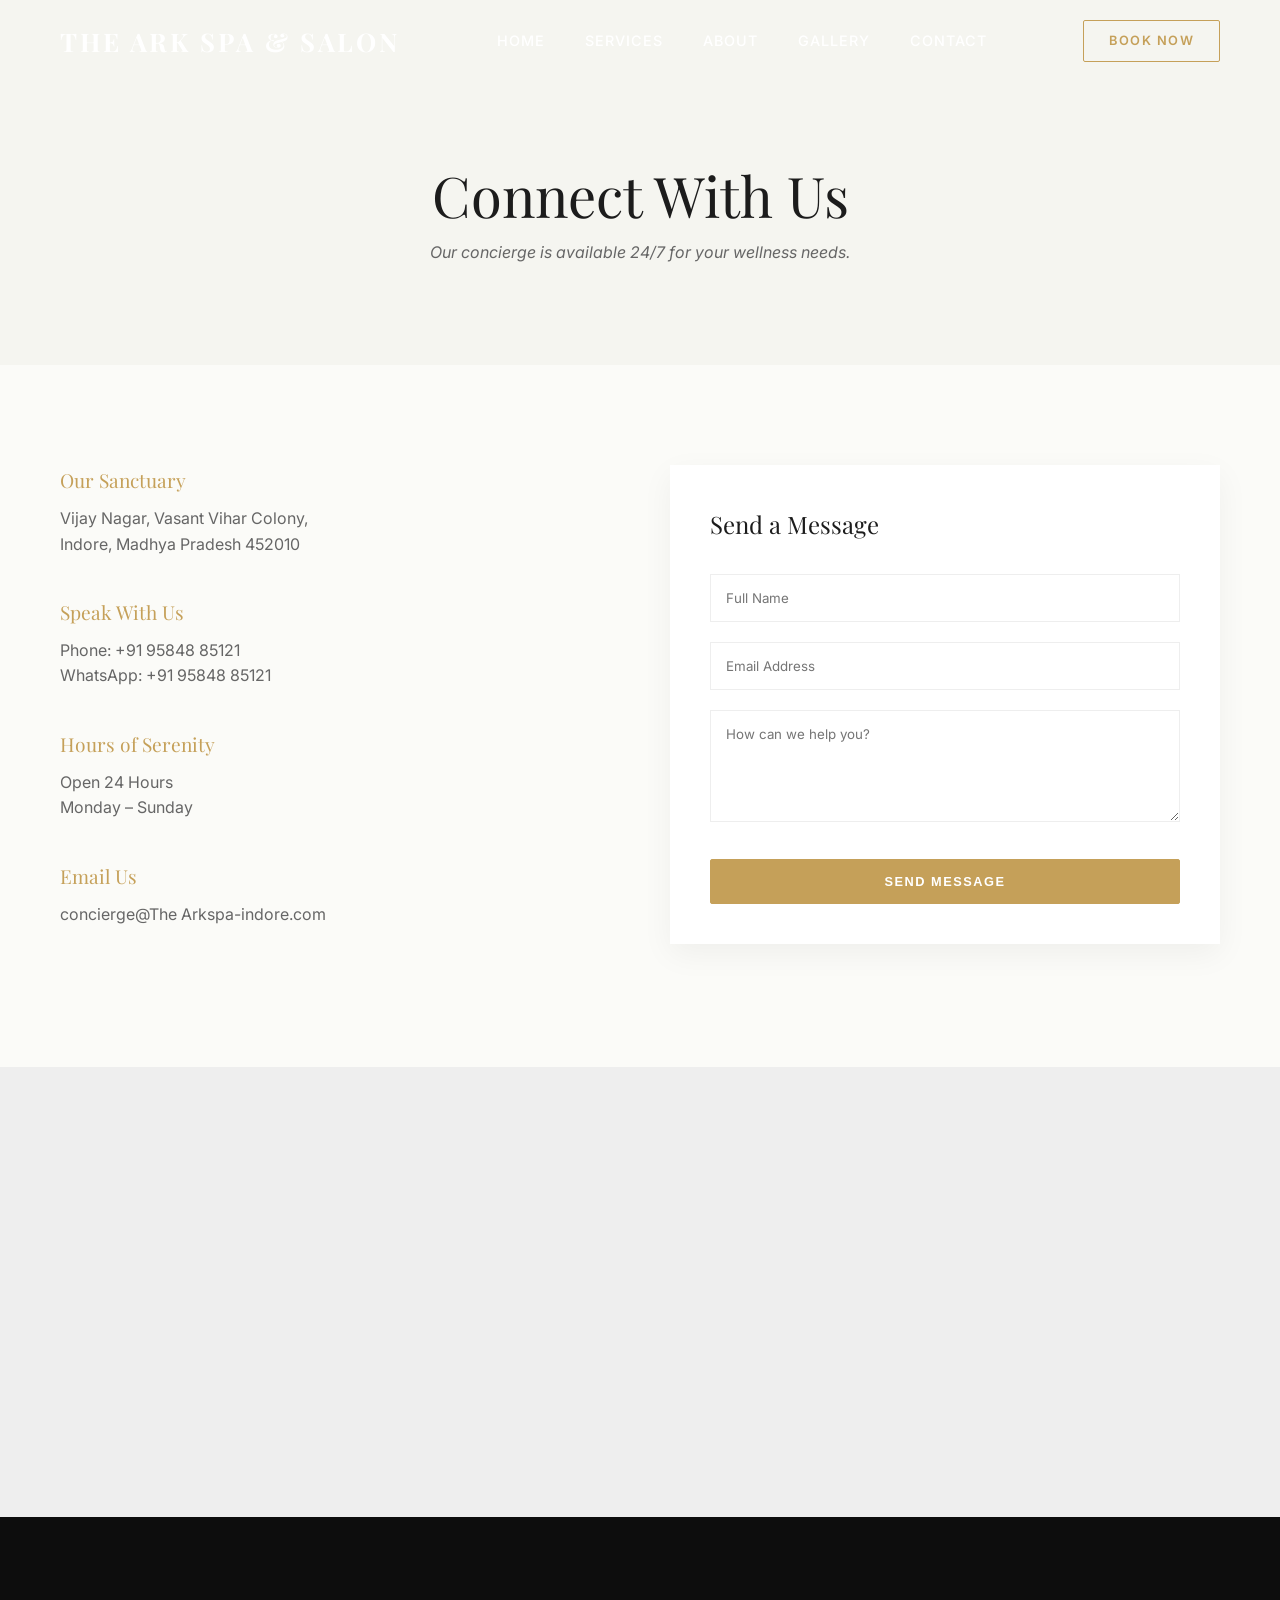
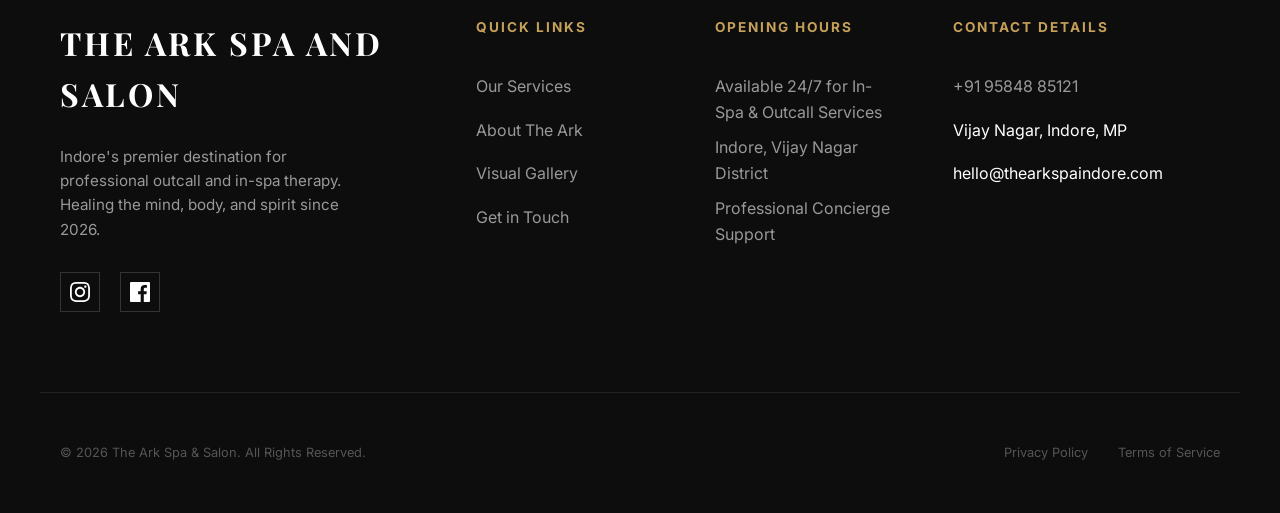
<file: contact.html>
<!DOCTYPE html>
<html lang="en">

<head>
    <meta charset="UTF-8">
    <meta name="viewport" content="width=device-width, initial-scale=1.0">
    <title>Contact Us | The Ark Spa and Salon Luxury Concierge</title>
    <link rel="stylesheet" href="css/style.css">
    <style>
        .contact-grid {
            grid-template-columns: 1fr 1fr;
            gap: 60px;
        }

        .contact-info-item {
            margin-bottom: 40px;
        }

        .contact-info-item h3 {
            font-size: 1.2rem;
            margin-bottom: 10px;
            color: var(--accent-gold);
        }

        .contact-info-item p {
            color: var(--text-muted);
        }

        .map-container {
            width: 100%;
            height: 450px;
            border: 0;
            background: #eee;
        }

        .contact-overlay-card {
            background: white;
            padding: 40px;
            box-shadow: 0 10px 30px rgba(0, 0, 0, 0.05);
        }
    </style>
</head>

<body>

    <nav>
        <div class="container flex">
            <a href="index.html" class="logo serif">The Ark Spa & Salon</a>
            <ul class="nav-links flex">
                <li><a href="index.html">Home</a></li>
                <li><a href="services.html">Services</a></li>
                <li><a href="about.html">About</a></li>
                <li><a href="gallery.html">Gallery</a></li>
                <li><a href="contact.html">Contact</a></li>
            </ul>
            <div class="menu-toggle">
                <span></span>
                <span></span>
                <span></span>
            </div>
            <a href="booking.html" class="btn btn-outline" style="padding: 10px 25px;">Book Now</a>
        </div>
    </nav>

    <header class="section bg-secondary" style="padding-top: 150px; text-align: center;">
        <div class="container">
            <h1 class="serif" style="font-size: 3.5rem;">Connect With Us</h1>
            <p style="font-style: italic; color: var(--text-muted);">Our concierge is available 24/7 for your wellness
                needs.</p>
        </div>
    </header>

    <section class="section">
        <div class="container">
            <div class="contact-grid grid">
                <div class="contact-details">
                    <div class="contact-info-item">
                        <h3 class="serif">Our Sanctuary</h3>
                        <p>Vijay Nagar, Vasant Vihar Colony,<br>Indore, Madhya Pradesh 452010</p>
                    </div>
                    <div class="contact-info-item">
                        <h3 class="serif">Speak With Us</h3>
                        <p>Phone: +91 95848 85121<br>WhatsApp: +91 95848 85121</p>
                    </div>
                    <div class="contact-info-item">
                        <h3 class="serif">Hours of Serenity</h3>
                        <p>Open 24 Hours<br>Monday – Sunday</p>
                    </div>
                    <div class="contact-info-item">
                        <h3 class="serif">Email Us</h3>
                        <p>concierge@The Arkspa-indore.com</p>
                    </div>
                </div>
                <div class="contact-form-container">
                    <div class="contact-overlay-card">
                        <h2 class="serif" style="margin-bottom: 30px;">Send a Message</h2>
                        <form id="contact-form">
                            <div style="margin-bottom: 20px;">
                                <input type="text" placeholder="Full Name"
                                    style="width: 100%; padding: 15px; border: 1px solid #eee; font-family: inherit;"
                                    required>
                            </div>
                            <div style="margin-bottom: 20px;">
                                <input type="email" placeholder="Email Address"
                                    style="width: 100%; padding: 15px; border: 1px solid #eee; font-family: inherit;"
                                    required>
                            </div>
                            <div style="margin-bottom: 30px;">
                                <textarea placeholder="How can we help you?" rows="5"
                                    style="width: 100%; padding: 15px; border: 1px solid #eee; font-family: inherit;"
                                    required></textarea>
                            </div>
                            <button type="submit" class="btn btn-primary" style="width: 100%;">Send Message</button>
                        </form>
                    </div>
                </div>
            </div>
        </div>
    </section>

    <section style="line-height: 0;">
        <iframe class="map-container"
            src="https://www.google.com/maps/embed?pb=!1m18!1m12!1m3!1d3680.0!2d75.89!3d22.75!2m3!1f0!2f0!3f0!3m2!1i1024!2i768!4f13.1!3m3!1m2!1s0x3962fd0000000001%3A0x0000000000000000!2sThe%20Ark%20Spa%20and%20Salon!5e0!3m2!1sen!2sin!4v1713430000000!5m2!1sen!2sin"
            allowfullscreen="" loading="lazy"></iframe>
    </section>

    <!-- Footer -->
    <footer>
        <div class="container footer-grid grid">
            <div class="footer-brand">
                <a href="index.html" class="logo serif">The Ark Spa and Salon</a>
                <p>Indore's premier destination for professional outcall and in-spa therapy. Healing the mind, body, and
                    spirit since 2026.</p>
                <div class="social-links">
                    <a href="#" class="social-icon" aria-label="Instagram">
                        <svg viewBox="0 0 24 24">
                            <path
                                d="M12 2.163c3.204 0 3.584.012 4.85.07 3.252.148 4.771 1.691 4.919 4.919.058 1.265.069 1.645.069 4.849 0 3.205-.012 3.584-.069 4.849-.149 3.225-1.664 4.771-4.919 4.919-1.266.058-1.644.07-4.85.07-3.204 0-3.584-.012-4.849-.07-3.26-.149-4.771-1.699-4.919-4.92-.058-1.265-.07-1.644-.07-4.849 0-3.204.013-3.583.07-4.849.149-3.227 1.664-4.771 4.919-4.919 1.266-.057 1.645-.069 4.849-.069zm0-2.163c-3.259 0-3.667.014-4.947.072-4.358.2-6.78 2.618-6.98 6.98-.059 1.281-.073 1.689-.073 4.948 0 3.259.014 3.668.072 4.948.2 4.358 2.618 6.78 6.98 6.98 1.281.058 1.689.072 4.948.072 3.259 0 3.668-.014 4.948-.072 4.354-.2 6.782-2.618 6.979-6.98.059-1.28.073-1.689.073-4.948 0-3.259-.014-3.667-.072-4.947-.196-4.354-2.617-6.78-6.979-6.98-1.281-.059-1.69-.073-4.949-.073zm0 5.838c-3.403 0-6.162 2.759-6.162 6.162s2.759 6.163 6.162 6.163 6.162-2.759 6.162-6.163c0-3.403-2.759-6.162-6.162-6.162zm0 10.162c-2.209 0-4-1.79-4-4 0-2.209 1.791-4 4-4s4 1.791 4 4c0 2.21-1.791 4-4 4zm6.406-11.845c-.796 0-1.441.645-1.441 1.44s.645 1.44 1.441 1.44c.795 0 1.439-.645 1.439-1.44s-.644-1.44-1.439-1.44z" />
                        </svg>
                    </a>
                    <a href="#" class="social-icon" aria-label="Facebook">
                        <svg viewBox="0 0 24 24">
                            <path
                                d="M22.675 0h-21.35c-.732 0-1.325.593-1.325 1.325v21.351c0 .731.593 1.324 1.325 1.324h11.495v-9.294h-3.128v-3.622h3.128v-2.671c0-3.1 1.893-4.788 4.659-4.788 1.325 0 2.463.099 2.795.143v3.24l-1.918.001c-1.504 0-1.795.715-1.795 1.763v2.313h3.587l-.467 3.622h-3.12v9.293h6.116c.73 0 1.323-.593 1.323-1.325v-21.35c0-.732-.593-1.325-1.325-1.325z" />
                        </svg>
                    </a>
                </div>
            </div>
            <div class="footer-col">
                <h4>Quick Links</h4>
                <ul>
                    <li><a href="services.html">Our Services</a></li>
                    <li><a href="about.html">About The Ark</a></li>
                    <li><a href="gallery.html">Visual Gallery</a></li>
                    <li><a href="contact.html">Get in Touch</a></li>
                </ul>
            </div>
            <div class="footer-col footer-hours">
                <h4>Opening Hours</h4>
                <p>Available 24/7 for In-Spa & Outcall Services</p>
                <p>Indore, Vijay Nagar District</p>
                <p>Professional Concierge Support</p>
            </div>
            <div class="footer-col">
                <h4>Contact Details</h4>
                <ul>
                    <li><a href="https://wa.me/919584885121">+91 95848 85121</a></li>
                    <li>Vijay Nagar, Indore, MP</li>
                    <li>hello@thearkspaindore.com</li>
                </ul>
            </div>
        </div>
        <div class="footer-bottom container">
            <p>&copy; 2026 The Ark Spa & Salon. All Rights Reserved.</p>
            <div class="footer-bottom-links">
                <a href="#">Privacy Policy</a>
                <a href="#">Terms of Service</a>
            </div>
        </div>
    </footer>

    <script src="js/main.js"></script>
</body>

</html>
</file>
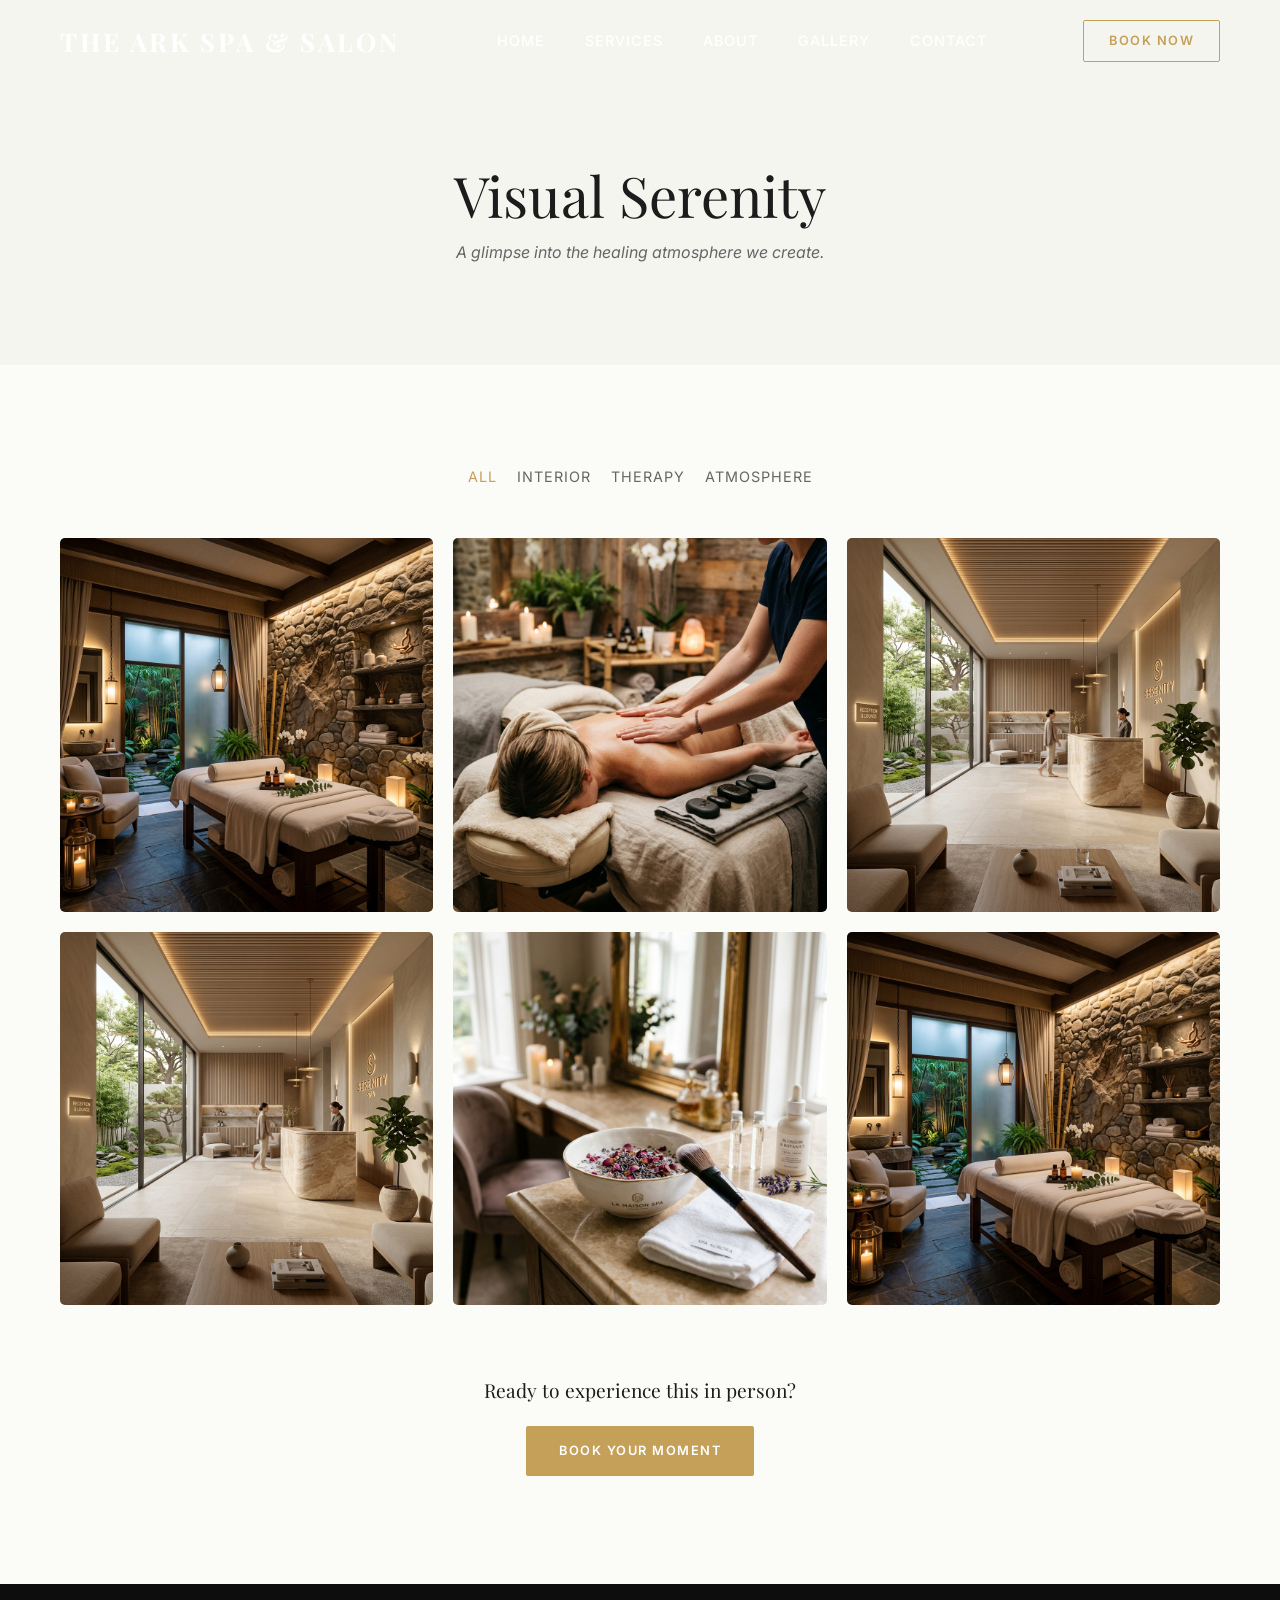
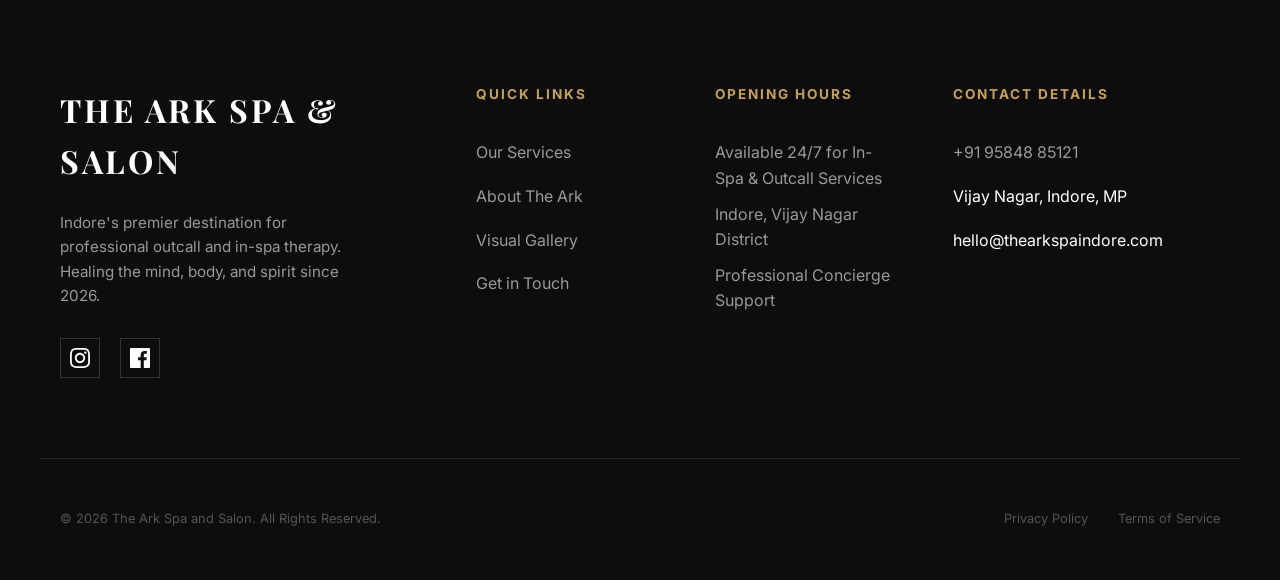
<file: gallery.html>
<!DOCTYPE html>
<html lang="en">

<head>
    <meta charset="UTF-8">
    <meta name="viewport" content="width=device-width, initial-scale=1.0">
    <title>Gallery | The Ark Spa and Salon Visual Experience</title>
    <link rel="stylesheet" href="css/style.css">
    <style>
        .gallery-container {
            column-count: 3;
            column-gap: 20px;
            margin-top: 50px;
        }

        .gallery-item {
            margin-bottom: 20px;
            break-inside: avoid;
            position: relative;
            overflow: hidden;
            border-radius: 5px;
            cursor: pointer;
        }

        .gallery-item img {
            width: 100%;
            display: block;
            transition: var(--transition-slow);
        }

        .gallery-item:hover img {
            transform: scale(1.05);
        }

        .gallery-overlay {
            position: absolute;
            top: 0;
            left: 0;
            width: 100%;
            height: 100%;
            background: rgba(0, 0, 0, 0.3);
            display: flex;
            align-items: center;
            justify-content: center;
            color: white;
            opacity: 0;
            transition: var(--transition-mid);
        }

        .gallery-item:hover .gallery-overlay {
            opacity: 1;
        }

        .filter-nav {
            display: flex;
            justify-content: center;
            gap: 20px;
            margin-bottom: 30px;
        }

        .filter-nav span {
            font-size: 0.9rem;
            text-transform: uppercase;
            letter-spacing: 1px;
            cursor: pointer;
            color: var(--text-muted);
            transition: var(--transition-mid);
        }

        .filter-nav span:hover,
        .filter-nav span.active {
            color: var(--accent-gold);
        }

        @media (max-width: 900px) {
            .gallery-container {
                column-count: 2;
            }
        }

        @media (max-width: 600px) {
            .gallery-container {
                column-count: 1;
            }
        }
    </style>
</head>

<body>

    <nav>
        <div class="container flex">
            <a href="index.html" class="logo serif">The Ark Spa & Salon</a>
            <ul class="nav-links flex">
                <li><a href="index.html">Home</a></li>
                <li><a href="services.html">Services</a></li>
                <li><a href="about.html">About</a></li>
                <li><a href="gallery.html">Gallery</a></li>
                <li><a href="contact.html">Contact</a></li>
            </ul>
            <div class="menu-toggle">
                <span></span>
                <span></span>
                <span></span>
            </div>
            <a href="booking.html" class="btn btn-outline" style="padding: 10px 25px;">Book Now</a>
        </div>
    </nav>

    <header class="section bg-secondary" style="padding-top: 150px; text-align: center;">
        <div class="container">
            <h1 class="serif" style="font-size: 3.5rem;">Visual Serenity</h1>
            <p style="font-style: italic; color: var(--text-muted);">A glimpse into the healing atmosphere we create.
            </p>
        </div>
    </header>

    <section class="section">
        <div class="container">
            <div class="filter-nav">
                <span class="active">All</span>
                <span>Interior</span>
                <span>Therapy</span>
                <span>Atmosphere</span>
            </div>

            <div class="gallery-container">
                <div class="gallery-item">
                    <img src="assets/images/hero.png" alt="Spa Scene">
                    <div class="gallery-overlay"><span class="serif">Relaxed Setting</span></div>
                </div>
                <div class="gallery-item">
                    <img src="assets/images/interior.png" alt="Spa Interior">
                    <div class="gallery-overlay"><span class="serif">Luxury Reception</span></div>
                </div>
                <div class="gallery-item">
                    <img src="assets/images/massage.png" alt="Massage Therapy">
                    <div class="gallery-overlay"><span class="serif">Deep Healing</span></div>
                </div>
                <div class="gallery-item">
                    <img src="assets/images/facial.png" alt="Facial Setting">
                    <div class="gallery-overlay"><span class="serif">Organic Beauty</span></div>
                </div>
                <div class="gallery-item">
                    <img src="assets/images/interior.png" alt="Ambient Scene">
                    <div class="gallery-overlay"><span class="serif">Warm Ambiance</span></div>
                </div>
                <div class="gallery-item">
                    <img src="assets/images/hero.png" alt="Candlelight">
                    <div class="gallery-overlay"><span class="serif">Tranquil Glow</span></div>
                </div>
            </div>

            <div style="text-align: center; margin-top: 50px;">
                <p class="serif" style="font-size: 1.2rem; margin-bottom: 20px;">Ready to experience this in person?</p>
                <a href="booking.html" class="btn btn-primary">Book Your Moment</a>
            </div>
        </div>
    </section>

    <!-- Footer -->
    <footer>
        <div class="container footer-grid grid">
            <div class="footer-brand">
                <a href="index.html" class="logo serif">The Ark Spa & Salon</a>
                <p>Indore's premier destination for professional outcall and in-spa therapy. Healing the mind, body, and
                    spirit since 2026.</p>
                <div class="social-links">
                    <a href="#" class="social-icon" aria-label="Instagram">
                        <svg viewBox="0 0 24 24">
                            <path
                                d="M12 2.163c3.204 0 3.584.012 4.85.07 3.252.148 4.771 1.691 4.919 4.919.058 1.265.069 1.645.069 4.849 0 3.205-.012 3.584-.069 4.849-.149 3.225-1.664 4.771-4.919 4.919-1.266.058-1.644.07-4.85.07-3.204 0-3.584-.012-4.849-.07-3.26-.149-4.771-1.699-4.919-4.92-.058-1.265-.07-1.644-.07-4.849 0-3.204.013-3.583.07-4.849.149-3.227 1.664-4.771 4.919-4.919 1.266-.057 1.645-.069 4.849-.069zm0-2.163c-3.259 0-3.667.014-4.947.072-4.358.2-6.78 2.618-6.98 6.98-.059 1.281-.073 1.689-.073 4.948 0 3.259.014 3.668.072 4.948.2 4.358 2.618 6.78 6.98 6.98 1.281.058 1.689.072 4.948.072 3.259 0 3.668-.014 4.948-.072 4.354-.2 6.782-2.618 6.979-6.98.059-1.28.073-1.689.073-4.948 0-3.259-.014-3.667-.072-4.947-.196-4.354-2.617-6.78-6.979-6.98-1.281-.059-1.69-.073-4.949-.073zm0 5.838c-3.403 0-6.162 2.759-6.162 6.162s2.759 6.163 6.162 6.163 6.162-2.759 6.162-6.163c0-3.403-2.759-6.162-6.162-6.162zm0 10.162c-2.209 0-4-1.79-4-4 0-2.209 1.791-4 4-4s4 1.791 4 4c0 2.21-1.791 4-4 4zm6.406-11.845c-.796 0-1.441.645-1.441 1.44s.645 1.44 1.441 1.44c.795 0 1.439-.645 1.439-1.44s-.644-1.44-1.439-1.44z" />
                        </svg>
                    </a>
                    <a href="#" class="social-icon" aria-label="Facebook">
                        <svg viewBox="0 0 24 24">
                            <path
                                d="M22.675 0h-21.35c-.732 0-1.325.593-1.325 1.325v21.351c0 .731.593 1.324 1.325 1.324h11.495v-9.294h-3.128v-3.622h3.128v-2.671c0-3.1 1.893-4.788 4.659-4.788 1.325 0 2.463.099 2.795.143v3.24l-1.918.001c-1.504 0-1.795.715-1.795 1.763v2.313h3.587l-.467 3.622h-3.12v9.293h6.116c.73 0 1.323-.593 1.323-1.325v-21.35c0-.732-.593-1.325-1.325-1.325z" />
                        </svg>
                    </a>
                </div>
            </div>
            <div class="footer-col">
                <h4>Quick Links</h4>
                <ul>
                    <li><a href="services.html">Our Services</a></li>
                    <li><a href="about.html">About The Ark</a></li>
                    <li><a href="gallery.html">Visual Gallery</a></li>
                    <li><a href="contact.html">Get in Touch</a></li>
                </ul>
            </div>
            <div class="footer-col footer-hours">
                <h4>Opening Hours</h4>
                <p>Available 24/7 for In-Spa & Outcall Services</p>
                <p>Indore, Vijay Nagar District</p>
                <p>Professional Concierge Support</p>
            </div>
            <div class="footer-col">
                <h4>Contact Details</h4>
                <ul>
                    <li><a href="https://wa.me/919584885121">+91 95848 85121</a></li>
                    <li>Vijay Nagar, Indore, MP</li>
                    <li>hello@thearkspaindore.com</li>
                </ul>
            </div>
        </div>
        <div class="footer-bottom container">
            <p>&copy; 2026 The Ark Spa and Salon. All Rights Reserved.</p>
            <div class="footer-bottom-links">
                <a href="#">Privacy Policy</a>
                <a href="#">Terms of Service</a>
            </div>
        </div>
    </footer>

    <script src="js/main.js"></script>
</body>

</html>
</file>
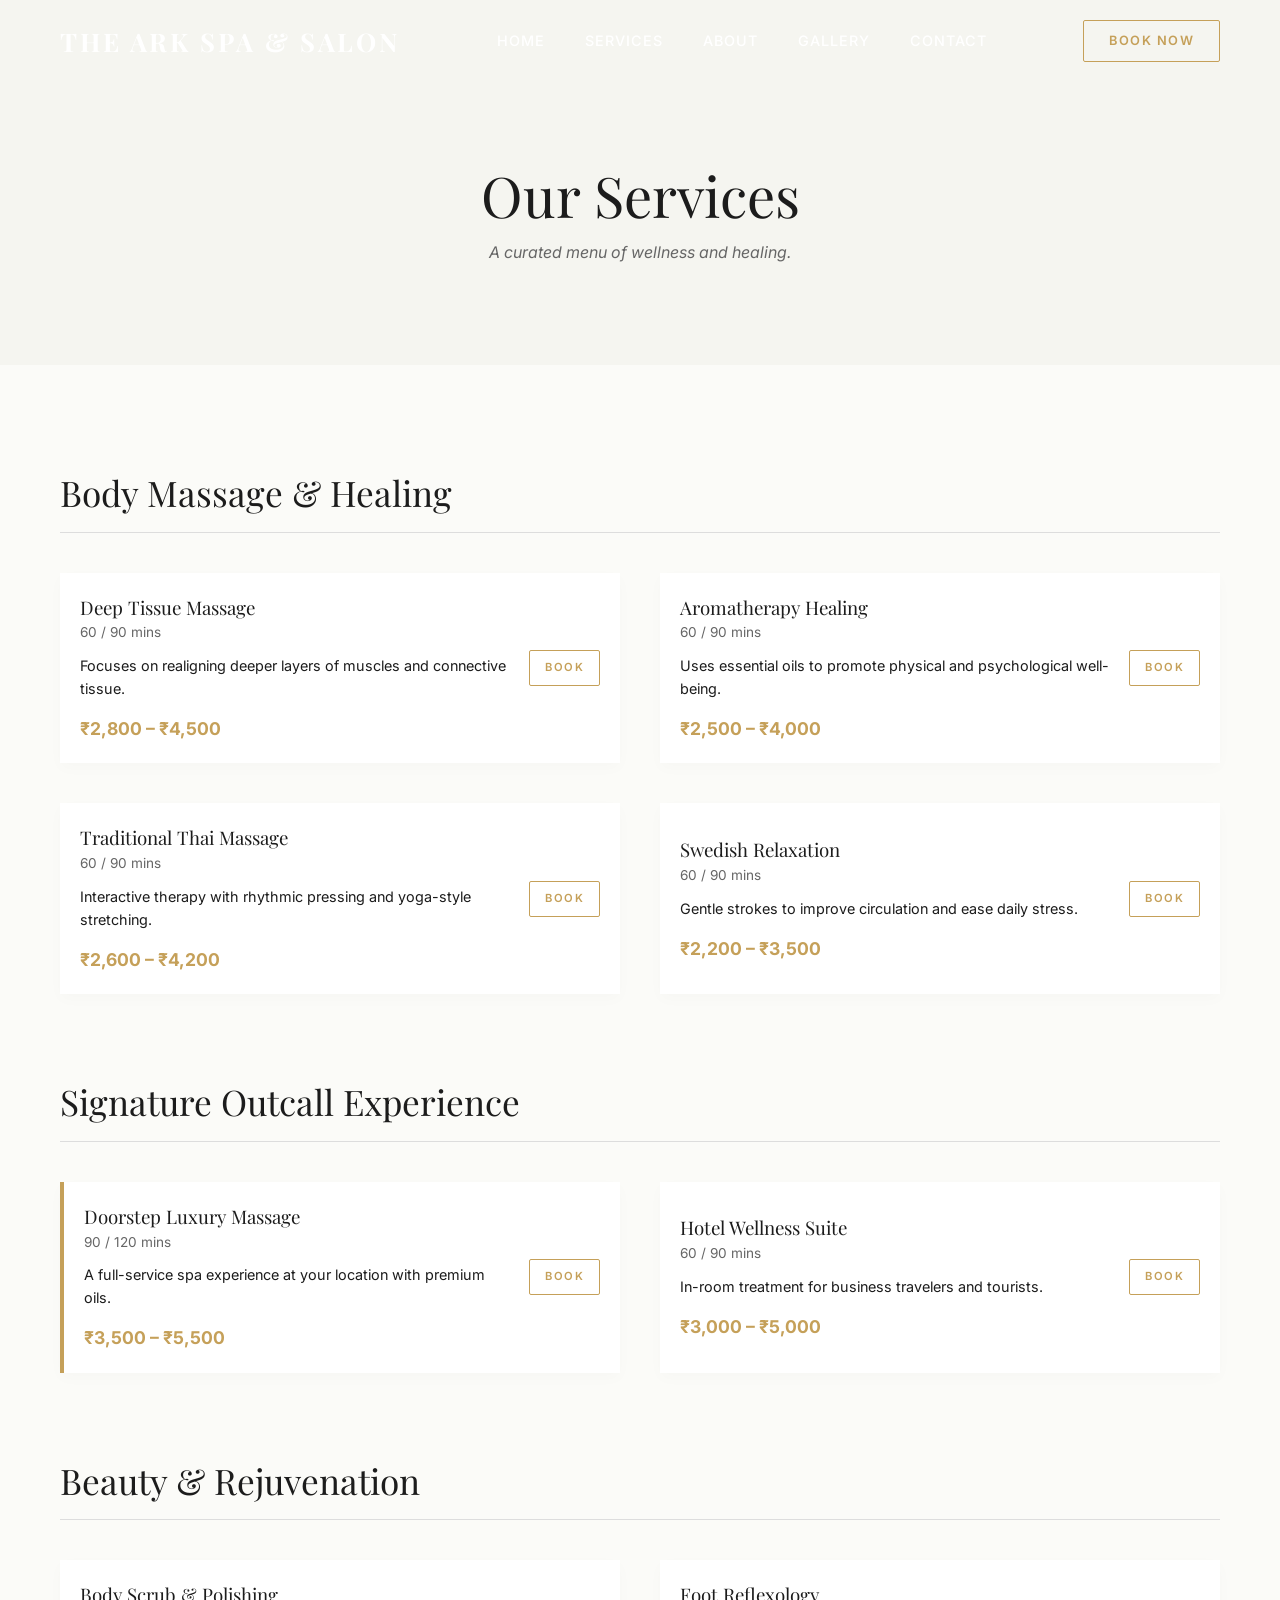
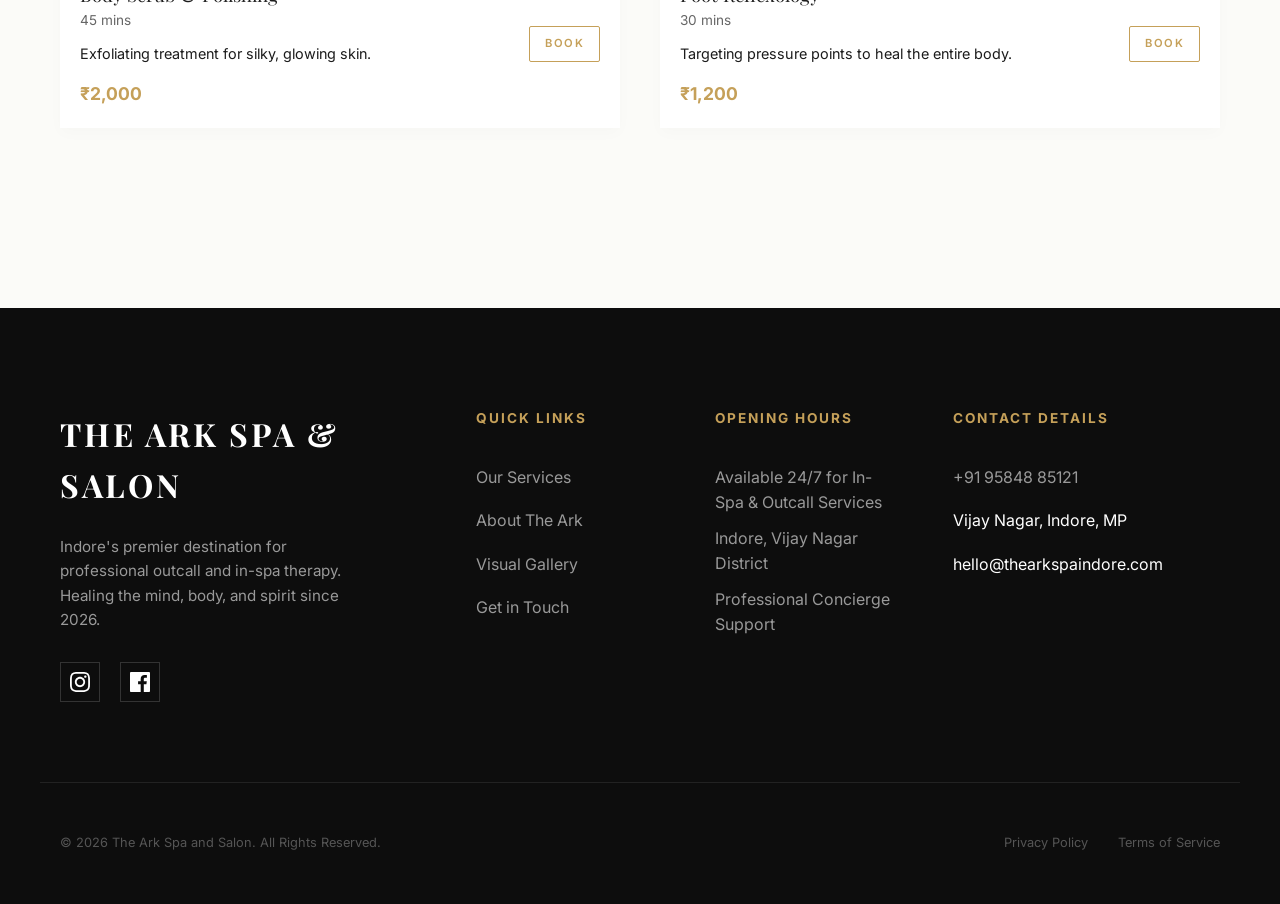
<file: services.html>
<!DOCTYPE html>
<html lang="en">

<head>
    <meta charset="UTF-8">
    <meta name="viewport" content="width=device-width, initial-scale=1.0">
    <title>Our Services | The Ark Spa and Salon Luxury Treatments</title>
    <link rel="stylesheet" href="css/style.css">
    <style>
        .service-category {
            margin-bottom: 80px;
        }

        .service-category h2 {
            font-size: 2.2rem;
            margin-bottom: 40px;
            border-bottom: 1px solid #ddd;
            padding-bottom: 10px;
        }

        .detailed-service-grid {
            grid-template-columns: 1fr 1fr;
            gap: 40px;
        }

        .d-service-card {
            display: flex;
            background: white;
            padding: 20px;
            gap: 20px;
            align-items: center;
            box-shadow: 0 5px 15px rgba(0, 0, 0, 0.02);
        }

        .d-service-info {
            flex: 1;
        }

        .d-service-price {
            font-weight: 700;
            color: var(--accent-gold);
            font-size: 1.1rem;
        }

        .d-service-duration {
            color: var(--text-muted);
            font-size: 0.85rem;
            margin-bottom: 10px;
        }

        @media (max-width: 900px) {
            .detailed-service-grid {
                grid-template-columns: 1fr;
            }
        }
    </style>
</head>

<body>

    <nav>
        <div class="container flex">
            <a href="index.html" class="logo serif">The Ark Spa & Salon</a>
            <ul class="nav-links flex">
                <li><a href="index.html">Home</a></li>
                <li><a href="services.html">Services</a></li>
                <li><a href="about.html">About</a></li>
                <li><a href="gallery.html">Gallery</a></li>
                <li><a href="contact.html">Contact</a></li>
            </ul>
            <div class="menu-toggle">
                <span></span>
                <span></span>
                <span></span>
            </div>
            <a href="booking.html" class="btn btn-outline" style="padding: 10px 25px;">Book Now</a>
        </div>
    </nav>

    <header class="section bg-secondary" style="padding-top: 150px; text-align: center;">
        <div class="container">
            <h1 class="serif" style="font-size: 3.5rem;">Our Services</h1>
            <p style="font-style: italic; color: var(--text-muted);">A curated menu of wellness and healing.</p>
        </div>
    </header>

    <section class="section">
        <div class="container">

            <!-- Body Massage Category -->
            <div class="service-category">
                <h2 class="serif">Body Massage & Healing</h2>
                <div class="detailed-service-grid grid">
                    <div class="d-service-card">
                        <div class="d-service-info">
                            <h3 class="serif">Deep Tissue Massage</h3>
                            <p class="d-service-duration">60 / 90 mins</p>
                            <p style="font-size: 0.9rem; margin-bottom: 15px;">Focuses on realigning deeper layers of
                                muscles and connective tissue.</p>
                            <p class="d-service-price">₹2,800 – ₹4,500</p>
                        </div>
                        <a href="booking.html" class="btn btn-outline"
                            style="padding: 8px 15px; font-size: 0.7rem;">Book</a>
                    </div>
                    <div class="d-service-card">
                        <div class="d-service-info">
                            <h3 class="serif">Aromatherapy Healing</h3>
                            <p class="d-service-duration">60 / 90 mins</p>
                            <p style="font-size: 0.9rem; margin-bottom: 15px;">Uses essential oils to promote physical
                                and psychological well-being.</p>
                            <p class="d-service-price">₹2,500 – ₹4,000</p>
                        </div>
                        <a href="booking.html" class="btn btn-outline"
                            style="padding: 8px 15px; font-size: 0.7rem;">Book</a>
                    </div>
                    <div class="d-service-card">
                        <div class="d-service-info">
                            <h3 class="serif">Traditional Thai Massage</h3>
                            <p class="d-service-duration">60 / 90 mins</p>
                            <p style="font-size: 0.9rem; margin-bottom: 15px;">Interactive therapy with rhythmic
                                pressing and yoga-style stretching.</p>
                            <p class="d-service-price">₹2,600 – ₹4,200</p>
                        </div>
                        <a href="booking.html" class="btn btn-outline"
                            style="padding: 8px 15px; font-size: 0.7rem;">Book</a>
                    </div>
                    <div class="d-service-card">
                        <div class="d-service-info">
                            <h3 class="serif">Swedish Relaxation</h3>
                            <p class="d-service-duration">60 / 90 mins</p>
                            <p style="font-size: 0.9rem; margin-bottom: 15px;">Gentle strokes to improve circulation and
                                ease daily stress.</p>
                            <p class="d-service-price">₹2,200 – ₹3,500</p>
                        </div>
                        <a href="booking.html" class="btn btn-outline"
                            style="padding: 8px 15px; font-size: 0.7rem;">Book</a>
                    </div>
                </div>
            </div>

            <!-- Outcall Category -->
            <div class="service-category">
                <h2 class="serif">Signature Outcall Experience</h2>
                <div class="detailed-service-grid grid">
                    <div class="d-service-card" style="border-left: 4px solid var(--accent-gold);">
                        <div class="d-service-info">
                            <h3 class="serif">Doorstep Luxury Massage</h3>
                            <p class="d-service-duration">90 / 120 mins</p>
                            <p style="font-size: 0.9rem; margin-bottom: 15px;">A full-service spa experience at your
                                location with premium oils.</p>
                            <p class="d-service-price">₹3,500 – ₹5,500</p>
                        </div>
                        <a href="booking.html" class="btn btn-outline"
                            style="padding: 8px 15px; font-size: 0.7rem;">Book</a>
                    </div>
                    <div class="d-service-card">
                        <div class="d-service-info">
                            <h3 class="serif">Hotel Wellness Suite</h3>
                            <p class="d-service-duration">60 / 90 mins</p>
                            <p style="font-size: 0.9rem; margin-bottom: 15px;">In-room treatment for business travelers
                                and tourists.</p>
                            <p class="d-service-price">₹3,000 – ₹5,000</p>
                        </div>
                        <a href="booking.html" class="btn btn-outline"
                            style="padding: 8px 15px; font-size: 0.7rem;">Book</a>
                    </div>
                </div>
            </div>

            <!-- Beauty Category -->
            <div class="service-category">
                <h2 class="serif">Beauty & Rejuvenation</h2>
                <div class="detailed-service-grid grid">
                    <div class="d-service-card">
                        <div class="d-service-info">
                            <h3 class="serif">Body Scrub & Polishing</h3>
                            <p class="d-service-duration">45 mins</p>
                            <p style="font-size: 0.9rem; margin-bottom: 15px;">Exfoliating treatment for silky, glowing
                                skin.</p>
                            <p class="d-service-price">₹2,000</p>
                        </div>
                        <a href="booking.html" class="btn btn-outline"
                            style="padding: 8px 15px; font-size: 0.7rem;">Book</a>
                    </div>
                    <div class="d-service-card">
                        <div class="d-service-info">
                            <h3 class="serif">Foot Reflexology</h3>
                            <p class="d-service-duration">30 mins</p>
                            <p style="font-size: 0.9rem; margin-bottom: 15px;">Targeting pressure points to heal the
                                entire body.</p>
                            <p class="d-service-price">₹1,200</p>
                        </div>
                        <a href="booking.html" class="btn btn-outline"
                            style="padding: 8px 15px; font-size: 0.7rem;">Book</a>
                    </div>
                </div>
            </div>

        </div>
    </section>

    <!-- Footer -->
    <footer>
        <div class="container footer-grid grid">
            <div class="footer-brand">
                <a href="index.html" class="logo serif">The Ark Spa & Salon</a>
                <p>Indore's premier destination for professional outcall and in-spa therapy. Healing the mind, body, and
                    spirit since 2026.</p>
                <div class="social-links">
                    <a href="#" class="social-icon" aria-label="Instagram">
                        <svg viewBox="0 0 24 24">
                            <path
                                d="M12 2.163c3.204 0 3.584.012 4.85.07 3.252.148 4.771 1.691 4.919 4.919.058 1.265.069 1.645.069 4.849 0 3.205-.012 3.584-.069 4.849-.149 3.225-1.664 4.771-4.919 4.919-1.266.058-1.644.07-4.85.07-3.204 0-3.584-.012-4.849-.07-3.26-.149-4.771-1.699-4.919-4.92-.058-1.265-.07-1.644-.07-4.849 0-3.204.013-3.583.07-4.849.149-3.227 1.664-4.771 4.919-4.919 1.266-.057 1.645-.069 4.849-.069zm0-2.163c-3.259 0-3.667.014-4.947.072-4.358.2-6.78 2.618-6.98 6.98-.059 1.281-.073 1.689-.073 4.948 0 3.259.014 3.668.072 4.948.2 4.358 2.618 6.78 6.98 6.98 1.281.058 1.689.072 4.948.072 3.259 0 3.668-.014 4.948-.072 4.354-.2 6.782-2.618 6.979-6.98.059-1.28.073-1.689.073-4.948 0-3.259-.014-3.667-.072-4.947-.196-4.354-2.617-6.78-6.979-6.98-1.281-.059-1.69-.073-4.949-.073zm0 5.838c-3.403 0-6.162 2.759-6.162 6.162s2.759 6.163 6.162 6.163 6.162-2.759 6.162-6.163c0-3.403-2.759-6.162-6.162-6.162zm0 10.162c-2.209 0-4-1.79-4-4 0-2.209 1.791-4 4-4s4 1.791 4 4c0 2.21-1.791 4-4 4zm6.406-11.845c-.796 0-1.441.645-1.441 1.44s.645 1.44 1.441 1.44c.795 0 1.439-.645 1.439-1.44s-.644-1.44-1.439-1.44z" />
                        </svg>
                    </a>
                    <a href="#" class="social-icon" aria-label="Facebook">
                        <svg viewBox="0 0 24 24">
                            <path
                                d="M22.675 0h-21.35c-.732 0-1.325.593-1.325 1.325v21.351c0 .731.593 1.324 1.325 1.324h11.495v-9.294h-3.128v-3.622h3.128v-2.671c0-3.1 1.893-4.788 4.659-4.788 1.325 0 2.463.099 2.795.143v3.24l-1.918.001c-1.504 0-1.795.715-1.795 1.763v2.313h3.587l-.467 3.622h-3.12v9.293h6.116c.73 0 1.323-.593 1.323-1.325v-21.35c0-.732-.593-1.325-1.325-1.325z" />
                        </svg>
                    </a>
                </div>
            </div>
            <div class="footer-col">
                <h4>Quick Links</h4>
                <ul>
                    <li><a href="services.html">Our Services</a></li>
                    <li><a href="about.html">About The Ark</a></li>
                    <li><a href="gallery.html">Visual Gallery</a></li>
                    <li><a href="contact.html">Get in Touch</a></li>
                </ul>
            </div>
            <div class="footer-col footer-hours">
                <h4>Opening Hours</h4>
                <p>Available 24/7 for In-Spa & Outcall Services</p>
                <p>Indore, Vijay Nagar District</p>
                <p>Professional Concierge Support</p>
            </div>
            <div class="footer-col">
                <h4>Contact Details</h4>
                <ul>
                    <li><a href="https://wa.me/919584885121">+91 95848 85121</a></li>
                    <li>Vijay Nagar, Indore, MP</li>
                    <li>hello@thearkspaindore.com</li>
                </ul>
            </div>
        </div>
        <div class="footer-bottom container">
            <p>&copy; 2026 The Ark Spa and Salon. All Rights Reserved.</p>
            <div class="footer-bottom-links">
                <a href="#">Privacy Policy</a>
                <a href="#">Terms of Service</a>
            </div>
        </div>
    </footer>

    <script src="js/main.js"></script>
</body>

</html>
</file>
<file: css/style.css>
/* 
    The Ark Spa and Salon - Luxury Wellness 
    Design System & Core Styles
*/

@import url('https://fonts.googleapis.com/css2?family=Inter:wght@300;400;500;600&family=Playfair+Display:ital,wght@0,400;0,700;1,400&display=swap');

:root {
    --logo-color: #cfa148;
    --bg-primary: #FBFBF8;
    --bg-secondary: #F5F5F0;
    --text-primary: #1C1C1C;
    --text-muted: #666666;
    --accent-gold: #C5A059;
    --accent-sage: #5B6E5D;
    --accent-white: #FFFFFF;

    --transition-slow: 0.6s cubic-bezier(0.25, 1, 0.5, 1);
    --transition-mid: 0.3s ease;

    --container-width: 1200px;
    --section-padding: 100px 0;
}

* {
    margin: 0;
    padding: 0;
    box-sizing: border-box;
}

html {
    scroll-behavior: smooth;
}

body {
    font-family: 'Inter', sans-serif;
    background-color: var(--bg-primary);
    color: var(--text-primary);
    line-height: 1.6;
    overflow-x: hidden;
}

h1,
h2,
h3,
.serif {
    font-family: 'Playfair Display', serif;
    font-weight: 400;
}

a {
    text-decoration: none;
    color: inherit;
    transition: var(--transition-mid);
}

ul {
    list-style: none;
}

img {
    max-width: 100%;
    display: block;
}

/* --- Layout --- */
.container {
    max-width: var(--container-width);
    margin: 0 auto;
    padding: 0 20px;
}

.section {
    padding: var(--section-padding);
}

.flex {
    display: flex;
    align-items: center;
}

.grid {
    display: grid;
    gap: 30px;
}

/* --- Navbar --- */
nav {
    position: fixed;
    top: 0;
    left: 0;
    width: 100%;
    z-index: 1000;
    padding: 20px 0;
    transition: all 0.4s cubic-bezier(0.165, 0.84, 0.44, 1);
    background: transparent;
}

nav.scrolled {
    padding: 15px 0;
    background: rgba(252, 239, 214, 0.9);
    backdrop-filter: blur(15px);
    -webkit-backdrop-filter: blur(15px);
    box-shadow: 0 10px 40px rgba(0, 0, 0, 0.06);
    border-bottom: 1px solid rgba(197, 160, 89, 0.2);
}

/* Links and Logo colors */
nav .container {
    justify-content: space-between;
}

.logo {
    font-size: 1.6rem;
    letter-spacing: 3px;
    text-transform: uppercase;
    font-weight: 700;
    color: white;
    /* Default state on hero */
    transition: var(--transition-mid);
}

nav.scrolled .logo {
    color: var(--logo-color);
}

.nav-links {
    gap: 40px;
}

.nav-links a {
    font-size: 0.9rem;
    text-transform: uppercase;
    letter-spacing: 1px;
    font-weight: 500;
    position: relative;
    color: white;
    /* Default state on hero */
}

nav.scrolled .nav-links a {
    color: var(--text-primary);
}

.nav-links a::after {
    content: '';
    position: absolute;
    bottom: -5px;
    left: 50%;
    width: 0;
    height: 1.5px;
    background: var(--accent-gold);
    transition: all 0.3s ease;
    transform: translateX(-50%);
}

.nav-links a:hover::after {
    width: 60%;
}

.nav-links a:hover {
    color: var(--accent-gold);
}

/* --- Mobile Toggle --- */
.menu-toggle {
    display: none;
    flex-direction: column;
    gap: 6px;
    cursor: pointer;
    z-index: 1100;
}

.menu-toggle span {
    width: 25px;
    height: 1.5px;
    background: white;
    /* Default state on hero */
    transition: var(--transition-mid);
}

nav.scrolled .menu-toggle span {
    background: var(--text-primary);
}

.menu-toggle.active span:nth-child(1) {
    transform: translateY(7.5px) rotate(45deg);
}

.menu-toggle.active span:nth-child(2) {
    opacity: 0;
}

.menu-toggle.active span:nth-child(3) {
    transform: translateY(-7.5px) rotate(-45deg);
}

/* --- Buttons --- */
.btn {
    display: inline-block;
    padding: 14px 32px;
    border: 1px solid var(--accent-gold);
    text-transform: uppercase;
    letter-spacing: 1.5px;
    font-size: 0.8rem;
    font-weight: 600;
    cursor: pointer;
    transition: all 0.4s cubic-bezier(0.165, 0.84, 0.44, 1);
    position: relative;
    overflow: hidden;
    background: transparent;
    border-radius: 2px;
}

.btn-primary {
    background: var(--accent-gold);
    color: white;
}

.btn-primary:hover {
    background: #b08e4d;
    border-color: #b08e4d;
    transform: translateY(-2px);
    box-shadow: 0 5px 15px rgba(197, 160, 89, 0.3);
}

.btn-outline {
    color: var(--accent-gold);
}

.btn-outline:hover {
    background: var(--accent-gold);
    color: white;
    transform: translateY(-2px);
    box-shadow: 0 5px 15px rgba(197, 160, 89, 0.2);
}

/* --- Hero --- */
.hero {
    height: 100vh;
    background: linear-gradient(rgba(0, 0, 0, 0.5), rgba(0, 0, 0, 0.5)), url('../assets/images/hero.png');
    background-size: cover;
    background-position: center;
    background-attachment: scroll;
    display: flex;
    align-items: center;
    color: white;
    text-align: center;
}

.hero-content {
    max-width: 800px;
    margin: 0 auto;
}

.hero h1 {
    font-size: 4.5rem;
    margin-bottom: 20px;
    opacity: 0;
    transform: translateY(30px);
    animation: fadeInUp 1s forwards 0.5s;
}

.hero p {
    font-size: 1.2rem;
    margin-bottom: 40px;
    font-style: italic;
    opacity: 0;
    transform: translateY(30px);
    animation: fadeInUp 1s forwards 0.8s;
}

.hero .btn-group {
    opacity: 0;
    animation: fadeInUp 1s forwards 1.1s;
}

/* --- Experience Section --- */
.experience-grid {
    grid-template-columns: 1fr 1fr;
    align-items: center;
}

.exp-text h2 {
    font-size: 3rem;
    margin-bottom: 20px;
    line-height: 1.2;
}

.exp-text p {
    color: var(--text-muted);
    margin-bottom: 30px;
}

.exp-image {
    position: relative;
    overflow: hidden;
    border-radius: 5px;
}

.exp-image img {
    transition: var(--transition-slow);
}

.exp-image:hover img {
    transform: scale(1.05);
}

/* --- Service Preview --- */
.bg-secondary {
    background: var(--bg-secondary);
}

.section-title {
    text-align: center;
    margin-bottom: 70px;
}

.section-title h2 {
    font-size: 2.5rem;
}

.section-title div {
    width: 50px;
    height: 1px;
    background: var(--accent-gold);
    margin: 20px auto;
}

.services-grid {
    grid-template-columns: repeat(auto-fit, minmax(300px, 1fr));
}

.service-card {
    background: white;
    padding: 0;
    border-radius: 0;
    box-shadow: 0 10px 30px rgba(0, 0, 0, 0.03);
    transition: var(--transition-mid);
    text-align: center;
}

.service-card:hover {
    transform: translateY(-10px);
    box-shadow: 0 20px 40px rgba(0, 0, 0, 0.08);
}

.service-img {
    height: 250px;
    overflow: hidden;
}

.service-img img {
    width: 100%;
    height: 100%;
    object-fit: cover;
}

.service-info {
    padding: 30px;
}

.service-info h3 {
    margin-bottom: 15px;
    font-size: 1.5rem;
}

.service-info p {
    color: var(--text-muted);
    font-size: 0.9rem;
    margin-bottom: 20px;
}

/* --- CTA Section --- */
.cta-section {
    background: var(--accent-sage);
    color: white;
    text-align: center;
}

.cta-section h2 {
    font-size: 3rem;
    margin-bottom: 20px;
}

.cta-section p {
    margin-bottom: 40px;
    opacity: 0.9;
}

.cta-section .btn {
    border-color: white;
    color: white;
}

.cta-section .btn:hover {
    background: white;
    color: var(--accent-sage);
}

/* --- Footer --- */
footer {
    background: #0D0D0D;
    color: white;
    padding: 100px 0 50px;
}

.footer-grid {
    grid-template-columns: 2fr 1fr 1fr 1.5fr;
    gap: 60px;
    margin-bottom: 80px;
}

.footer-brand .logo {
    display: inline-block;
    margin-bottom: 25px;
    font-size: 2rem;
}

.footer-brand p {
    color: #999;
    max-width: 300px;
    font-size: 0.95rem;
}

.footer-brand .social-links {
    margin-top: 30px;
    display: flex;
    gap: 20px;
}

.social-icon {
    width: 40px;
    height: 40px;
    border: 1px solid #333;
    display: flex;
    align-items: center;
    justify-content: center;
    transition: var(--transition-mid);
}

.social-icon:hover {
    border-color: var(--accent-gold);
    background: var(--accent-gold);
}

.social-icon svg {
    width: 20px;
    height: 20px;
    fill: white;
}

.footer-col h4 {
    margin-bottom: 35px;
    text-transform: uppercase;
    letter-spacing: 2px;
    font-size: 0.85rem;
    color: var(--accent-gold);
}

.footer-col ul li {
    margin-bottom: 18px;
}

.footer-col ul li a {
    color: #999;
}

.footer-col ul li a:hover {
    color: white;
    padding-left: 5px;
}

.footer-hours p {
    color: #999;
    margin-bottom: 10px;
}

.footer-bottom {
    border-top: 1px solid #222;
    padding-top: 50px;
    display: flex;
    justify-content: space-between;
    align-items: center;
    color: #555;
    font-size: 0.8rem;
}

.footer-bottom-links {
    display: flex;
    gap: 30px;
}

/* --- Floating Button --- */
.floating-whatsapp {
    position: fixed;
    bottom: 30px;
    right: 30px;
    background: #25D366;
    width: 60px;
    height: 60px;
    border-radius: 50%;
    display: flex;
    align-items: center;
    justify-content: center;
    box-shadow: 0 5px 15px rgba(0, 0, 0, 0.2);
    z-index: 1001;
    transition: var(--transition-mid);
}

.floating-whatsapp:hover {
    transform: scale(1.1);
}

.floating-whatsapp svg {
    width: 30px;
    height: 30px;
    fill: white;
}

/* --- Animations --- */
@keyframes fadeInUp {
    to {
        opacity: 1;
        transform: translateY(0);
    }
}

/* --- Package Grid --- */
.package-grid {
    grid-template-columns: repeat(auto-fit, minmax(350px, 1fr));
}

.package-card {
    background: white;
    padding: 40px;
    border: 1px solid #eee;
    text-align: center;
    transition: var(--transition-mid);
}

.package-card:hover {
    border-color: var(--accent-gold);
    box-shadow: 0 15px 35px rgba(0, 0, 0, 0.05);
}

.package-badge {
    display: inline-block;
    padding: 5px 15px;
    background: var(--bg-secondary);
    color: var(--accent-gold);
    font-size: 0.75rem;
    letter-spacing: 1px;
    text-transform: uppercase;
    margin-bottom: 20px;
}

/* --- Gallery Preview --- */
.gallery-preview-grid {
    grid-template-columns: repeat(3, 1fr);
    gap: 20px;
}

.gp-item {
    height: 350px;
    overflow: hidden;
    position: relative;
}

.gp-item img {
    width: 100%;
    height: 100%;
    object-fit: cover;
    transition: var(--transition-slow);
}

.gp-item:hover img {
    transform: scale(1.1);
}

/* --- Testimonials --- */
.testimonials-grid {
    grid-template-columns: repeat(auto-fit, minmax(300px, 1fr));
}

.testimonial-card {
    background: var(--bg-secondary);
    padding: 40px;
    text-align: center;
}

.testimonial-card p {
    font-style: italic;
    font-size: 1.1rem;
    margin-bottom: 20px;
    color: var(--text-primary);
}

.client-info span {
    display: block;
    color: var(--accent-gold);
    font-size: 0.8rem;
    letter-spacing: 2px;
    text-transform: uppercase;
    margin-top: 10px;
}

/* --- Location & Map --- */
.location-section {
    display: grid;
    grid-template-columns: 1fr 1fr;
    background: white;
    border: 1px solid #eee;
    overflow: hidden;
}

.map-wrapper iframe {
    width: 100%;
    height: 100%;
    min-height: 400px;
    border: 0;
}

.loc-info {
    padding: 60px;
    display: flex;
    flex-direction: column;
    justify-content: center;
}

/* --- Newsletter --- */
.newsletter-section {
    background: #111;
    padding: 80px 0;
    text-align: center;
    color: white;
}

.newsletter-form {
    max-width: 500px;
    margin: 40px auto 0;
    display: flex;
    gap: 10px;
}

.newsletter-form input {
    flex: 1;
    padding: 15px;
    background: #222;
    border: 1px solid #333;
    color: white;
    font-family: inherit;
}

.newsletter-form button {
    padding: 15px 30px;
}

/* --- Responsive --- */
@media (max-width: 768px) {
    nav:not(.scrolled) {
        background:  rgba(251, 251, 248, 0.98);
        border-bottom: none;
    }

    nav.scrolled {
        background: rgba(251, 251, 248, 0.98);
    }

    nav:not(.scrolled) .logo,
    nav:not(.scrolled) .menu-toggle span {
        color: var(--logo-color);
    }

    .menu-toggle {
        display: flex;
    }

    .nav-links {
        position: fixed;
        top: 0;
        right: -100%;
        width: 80%;
        height: 100vh;
        background: white;
        flex-direction: column;
        justify-content: center;
        align-items: center;
        transition: var(--transition-mid);
        box-shadow: -10px 0 30px rgba(0, 0, 0, 0.1);
        z-index: 1050;
    }

    .nav-links.active {
        right: 0;
    }

    .nav-links li {
        width: 100%;
        text-align: center;
    }

    .nav-links a {
        font-size: 1.2rem;
        display: block;
        padding: 20px;
    }

    nav .btn-outline {
        display: none;
        /* Hide 'Book Now' on mobile to save space, or move it inside menu */
    }

    .experience-grid {
        grid-template-columns: 1fr;
    }

    .hero h1 {
        font-size: 1.8rem;
        line-height: 1.1;
        margin-bottom: 12px;
        padding: 0 15px;
        max-width: 320px;
        margin-left: auto;
        margin-right: auto;
    }

    .hero p {
        font-size: 1rem;
        margin-bottom: 30px;
        padding: 0 20px;
    }

    .section {
        padding: 60px 0;
    }
}

/* --- Responsive Updates --- */
@media (max-width: 900px) {
    .gallery-preview-grid {
        grid-template-columns: repeat(2, 1fr);
    }

    .location-section {
        grid-template-columns: 1fr;
    }

    .footer-grid {
        grid-template-columns: 1fr 1fr;
    }
}

@media (max-width: 600px) {
    .gallery-preview-grid {
        grid-template-columns: 1fr;
    }

    .newsletter-form {
        flex-direction: column;
    }

    .footer-grid {
        grid-template-columns: 1fr;
        text-align: center;
    }

    .footer-brand .social-links {
        justify-content: center;
    }

    .footer-bottom {
        flex-direction: column;
        gap: 15px;
        text-align: center;
    }
}
</file>
